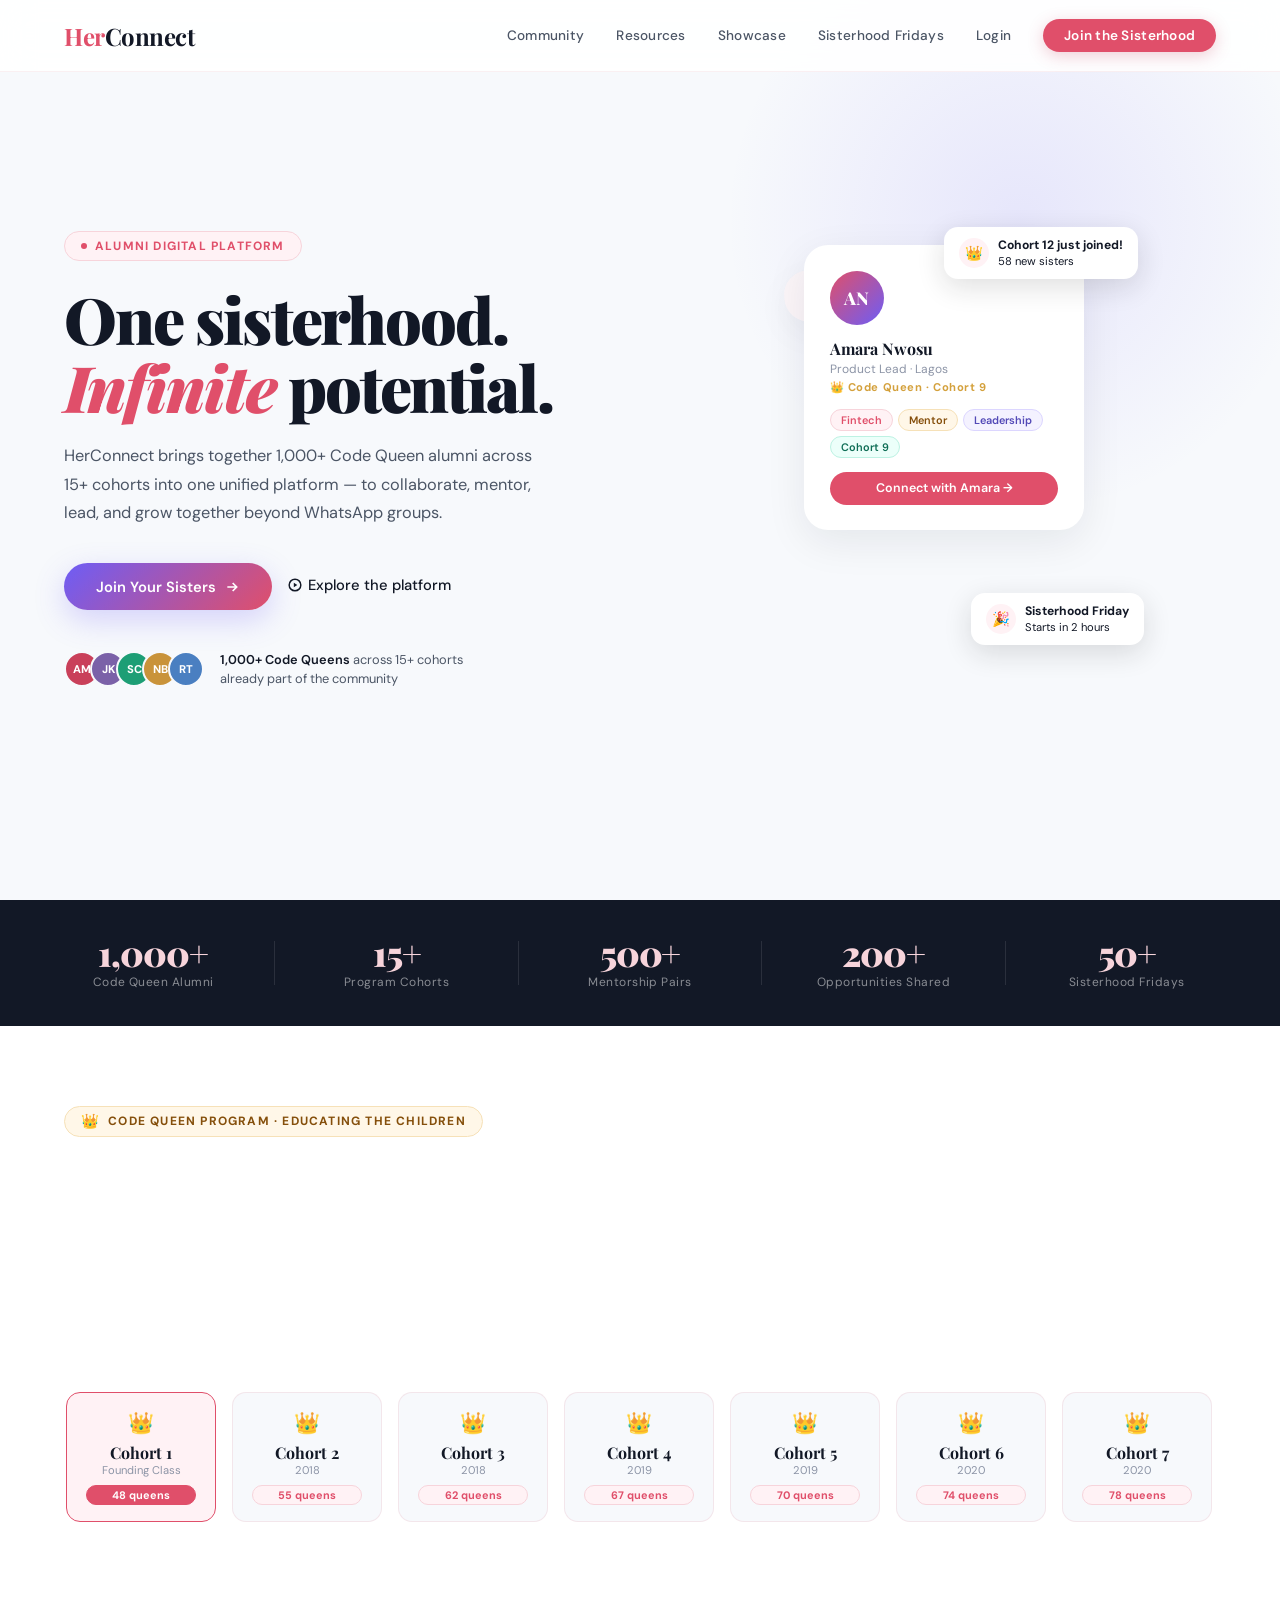
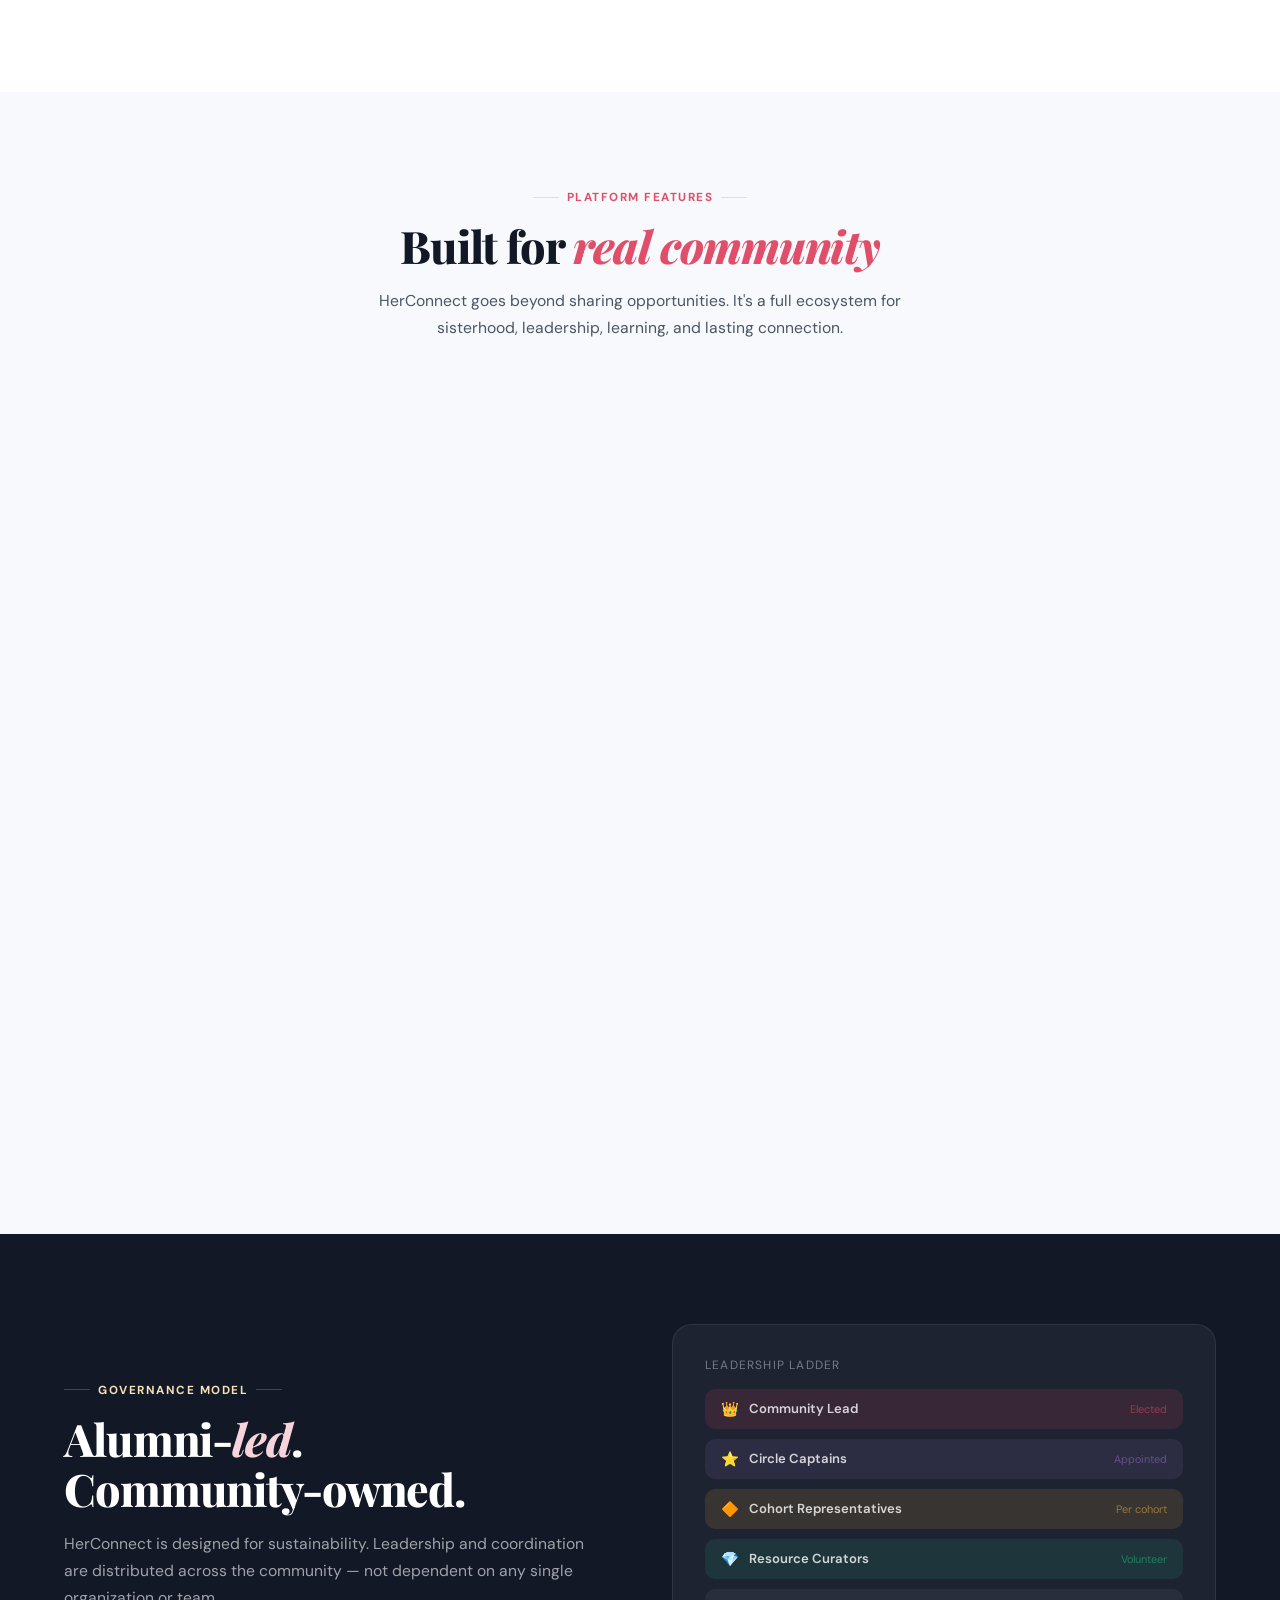
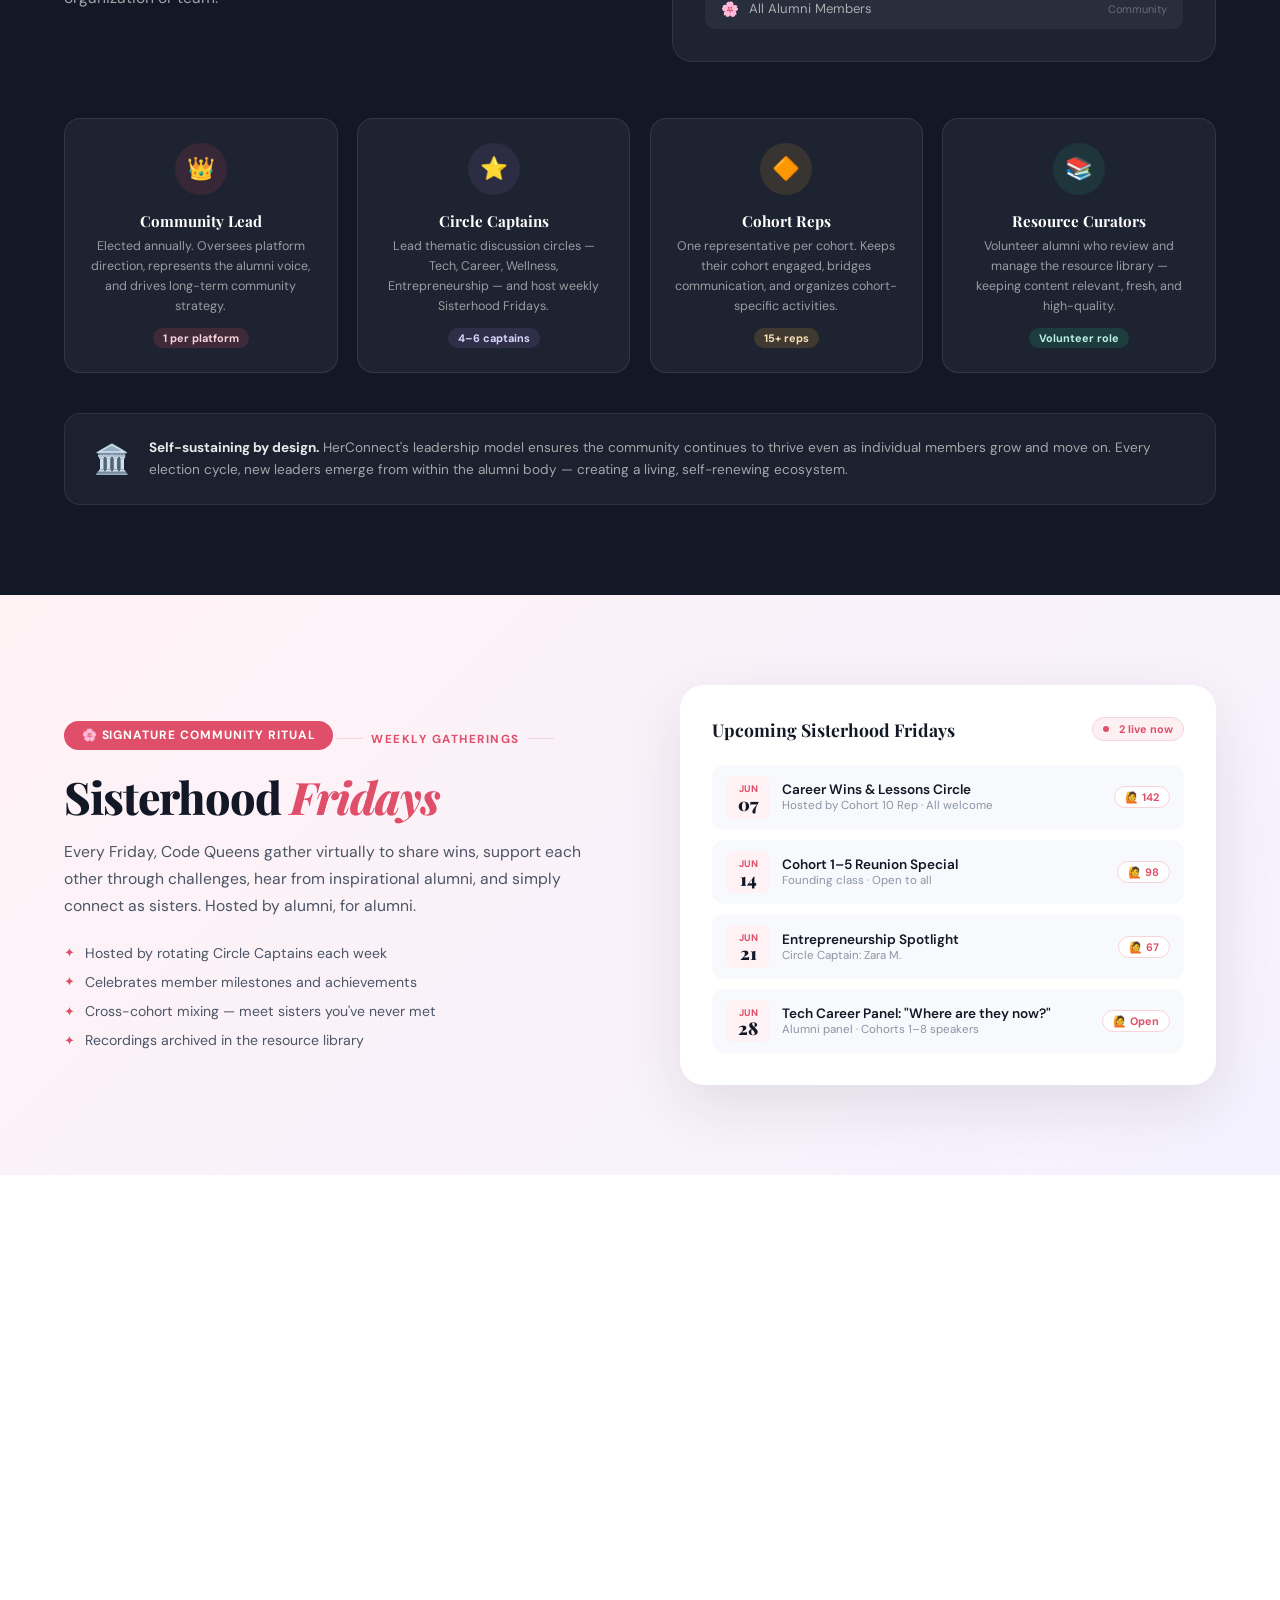
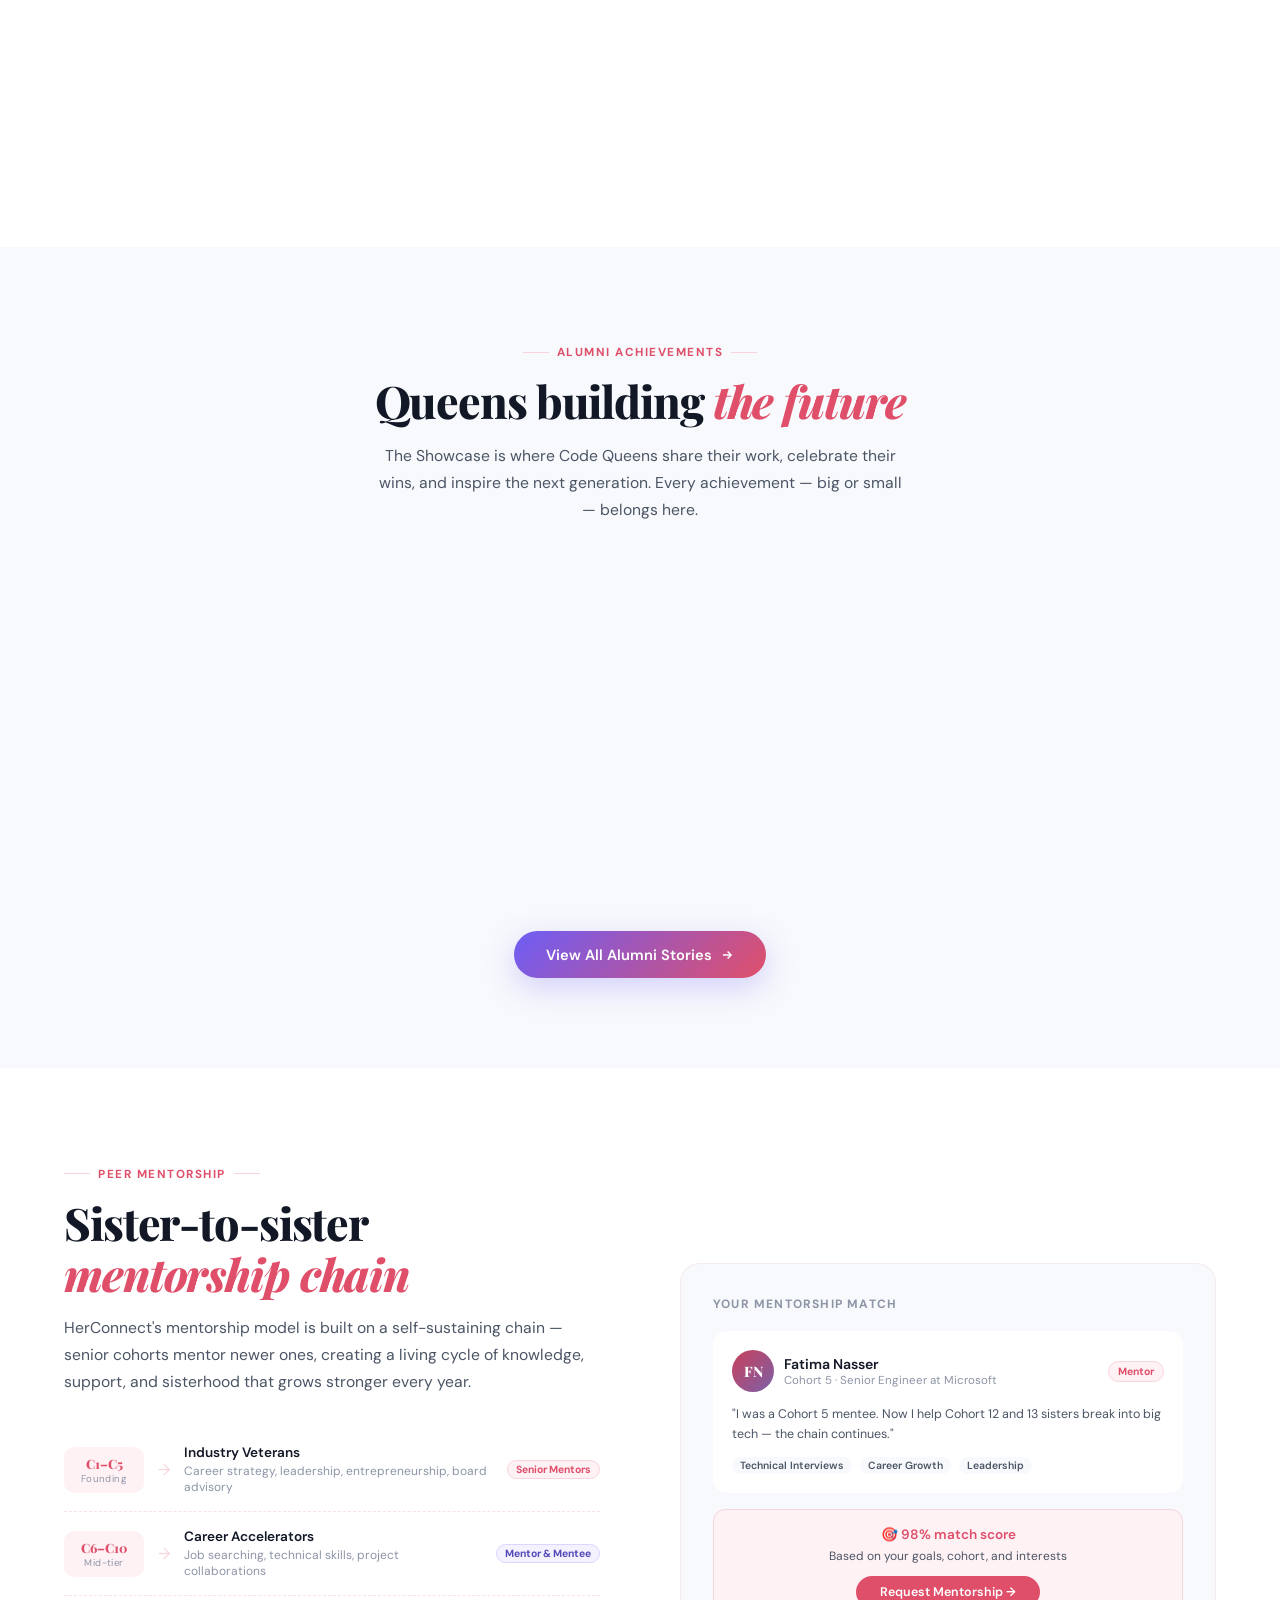
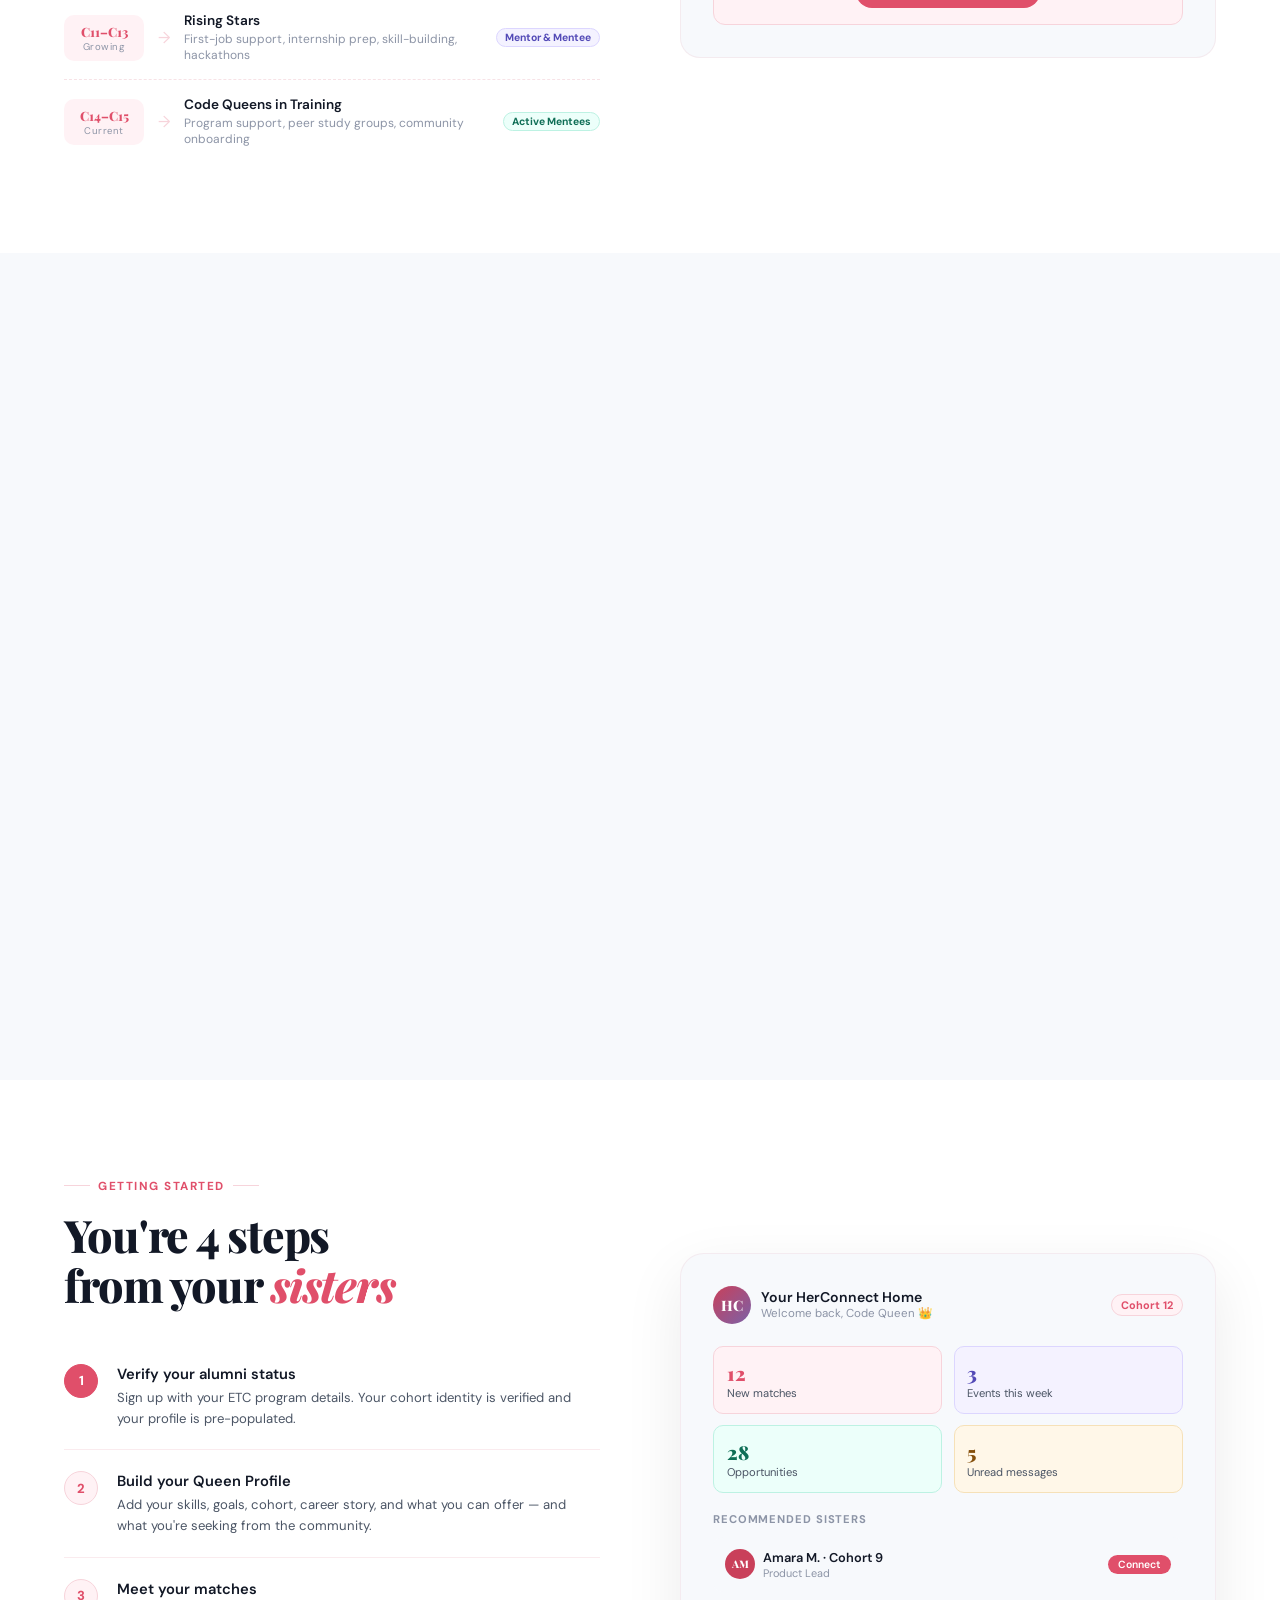
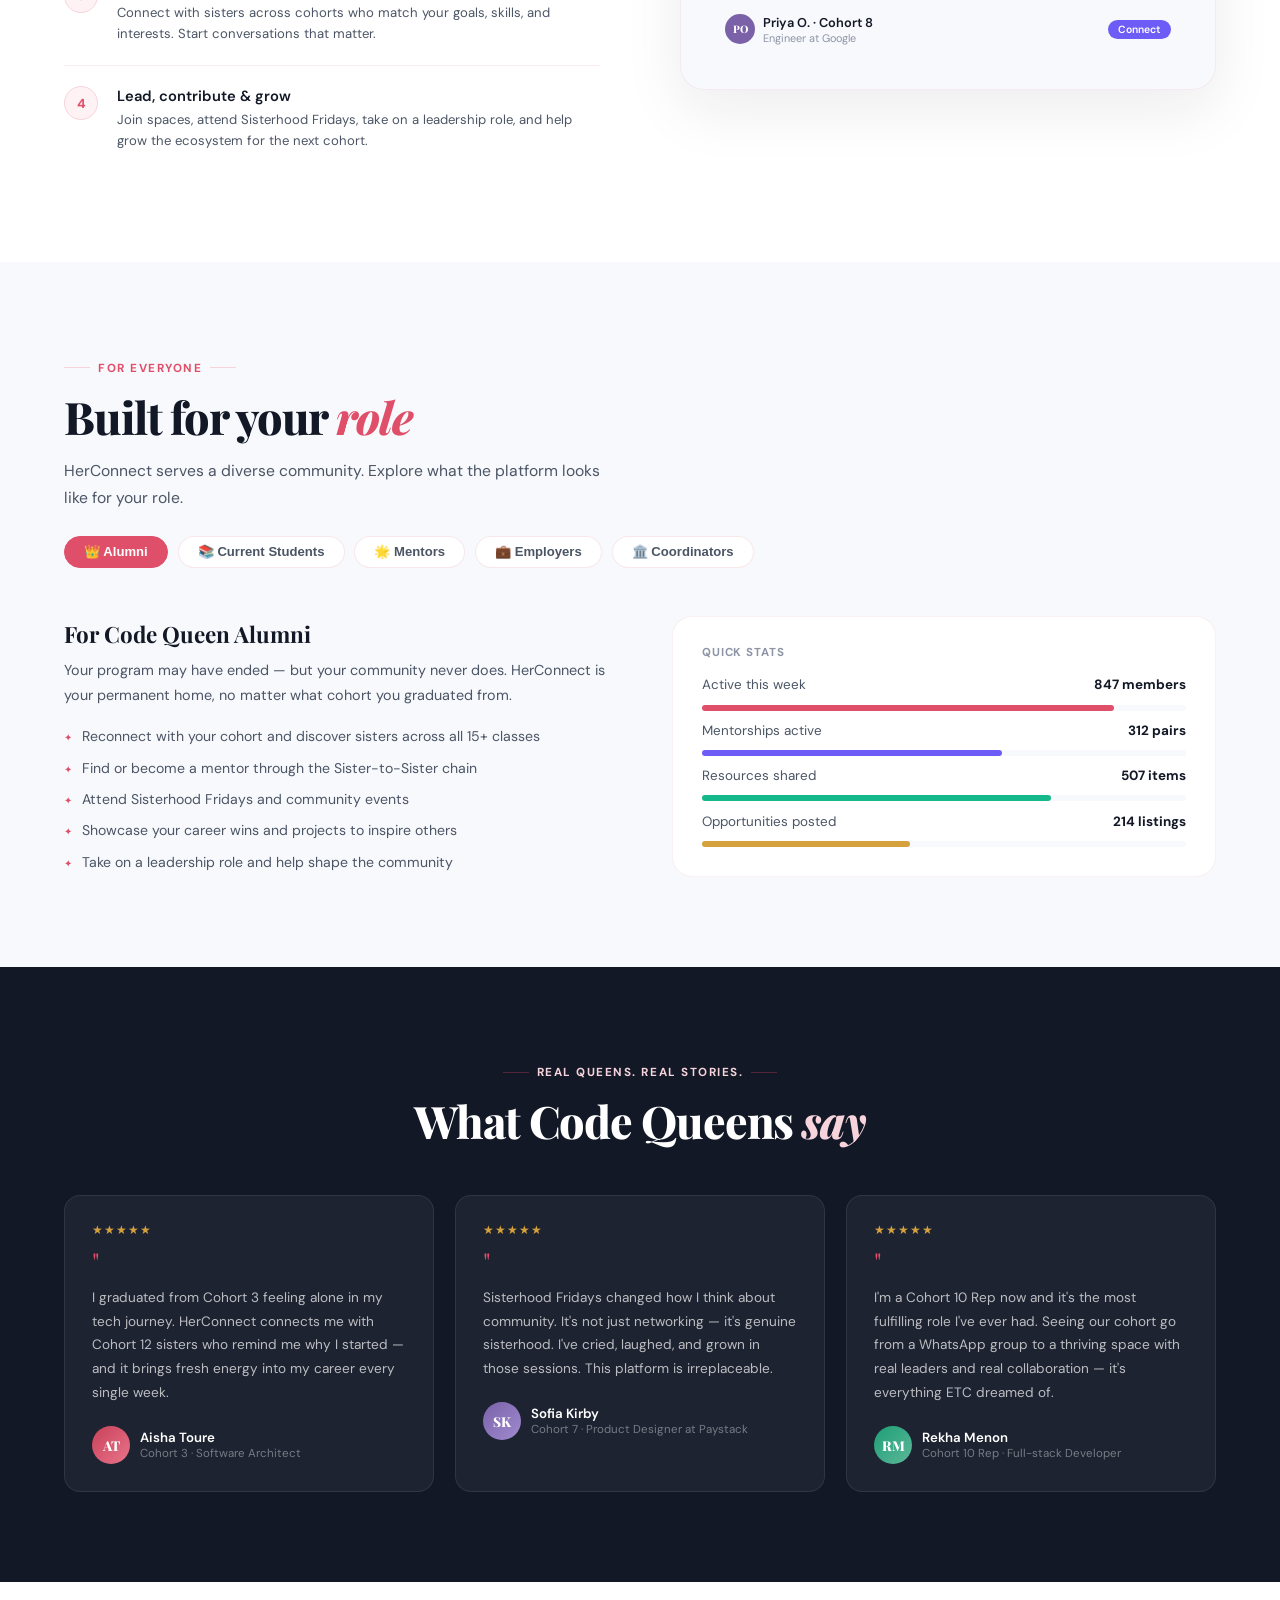
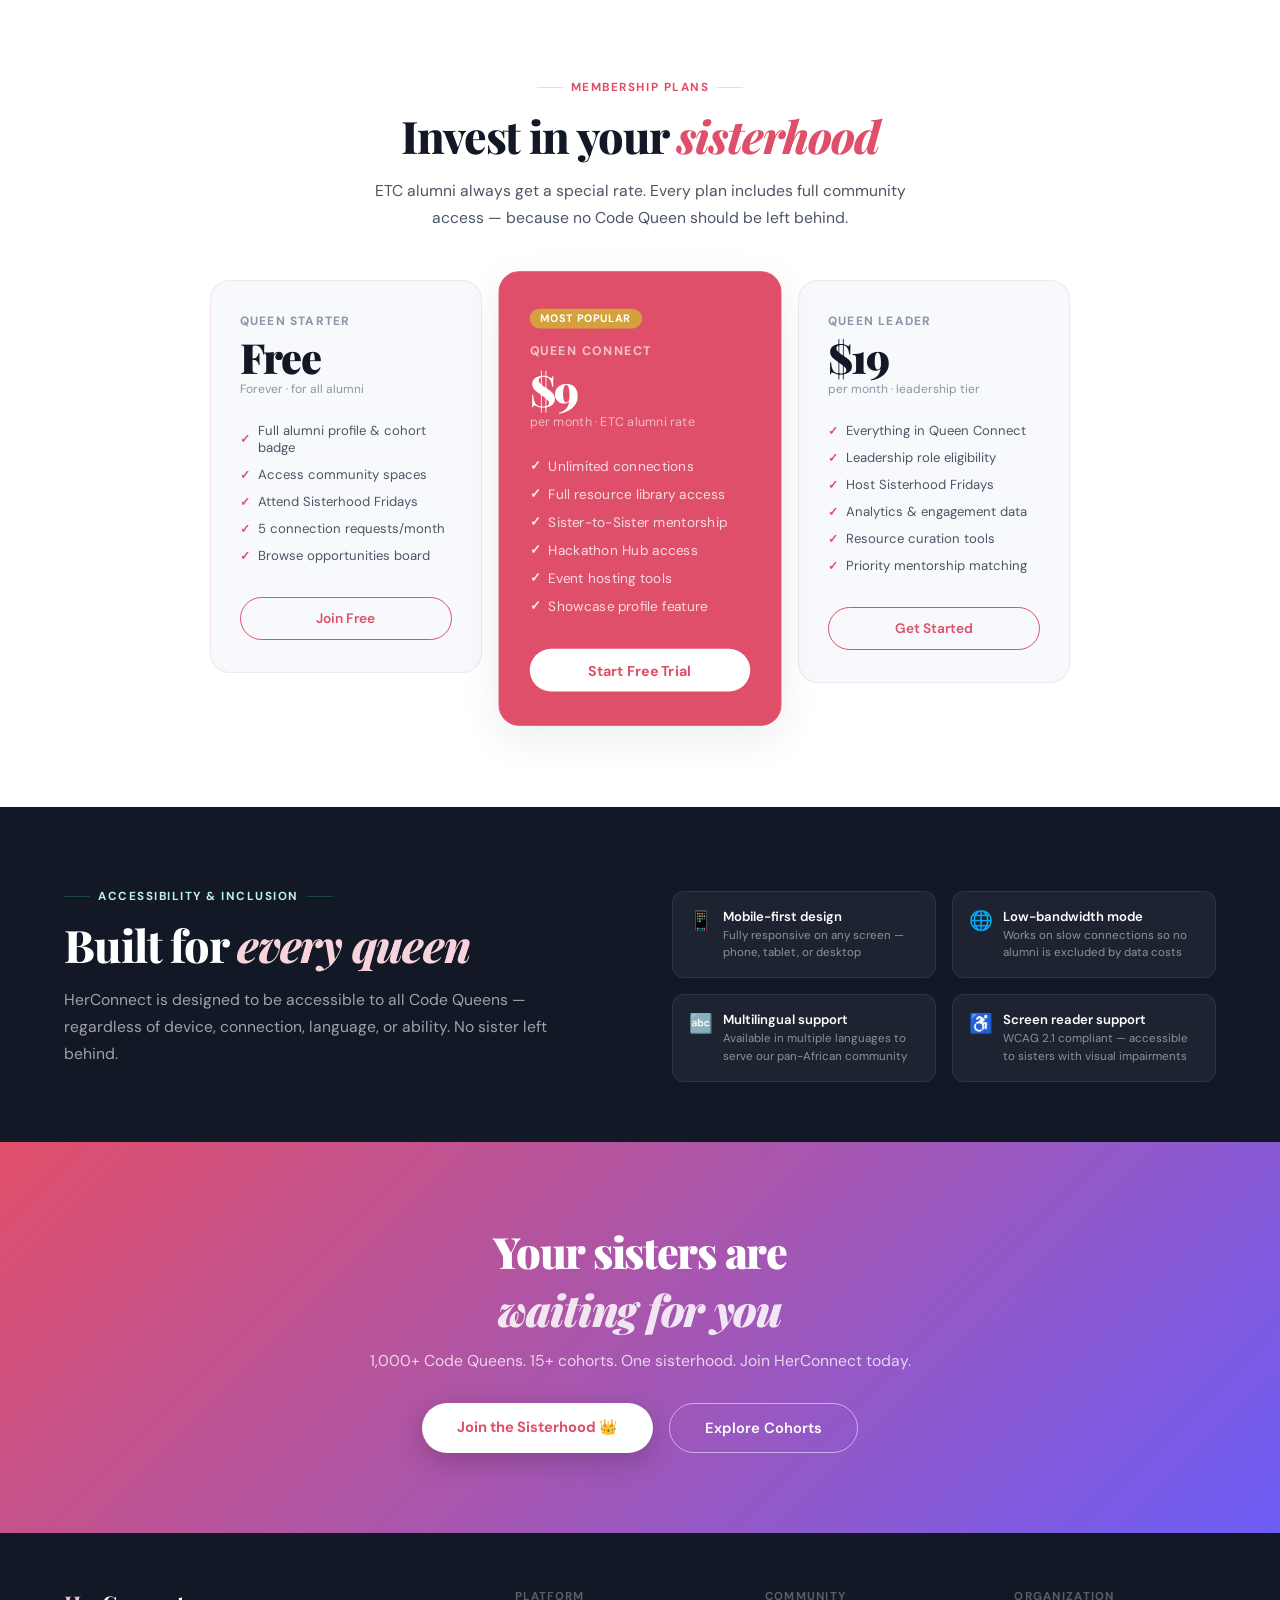
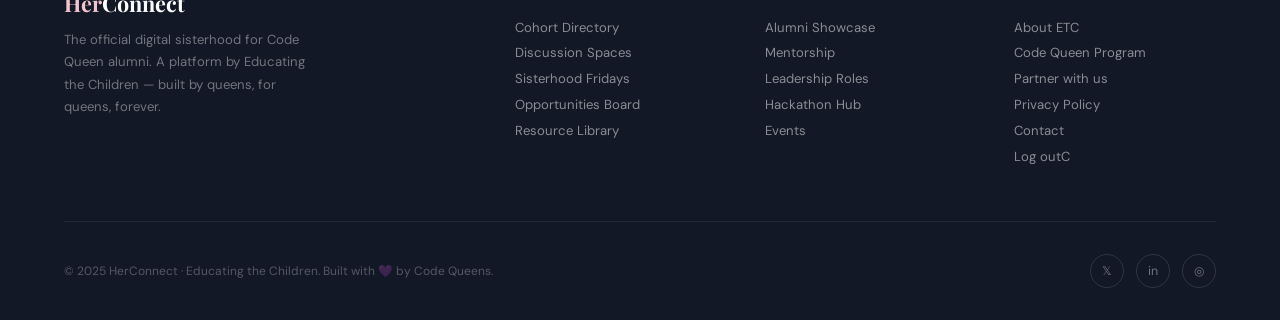
<file: index.html>
<!DOCTYPE html>
<html>
<head>
    <meta http-equiv="refresh" content="0; url=frontend/landingpage.html" />
    <title>Redirecting to HerConnect...</title>
</head>
<body>
    <p>If you are not automatically redirected, <a href="frontend/landingpage.html">click here to go to the HerConnect Landing Page</a>.</p>
</body>
</html>
</file>
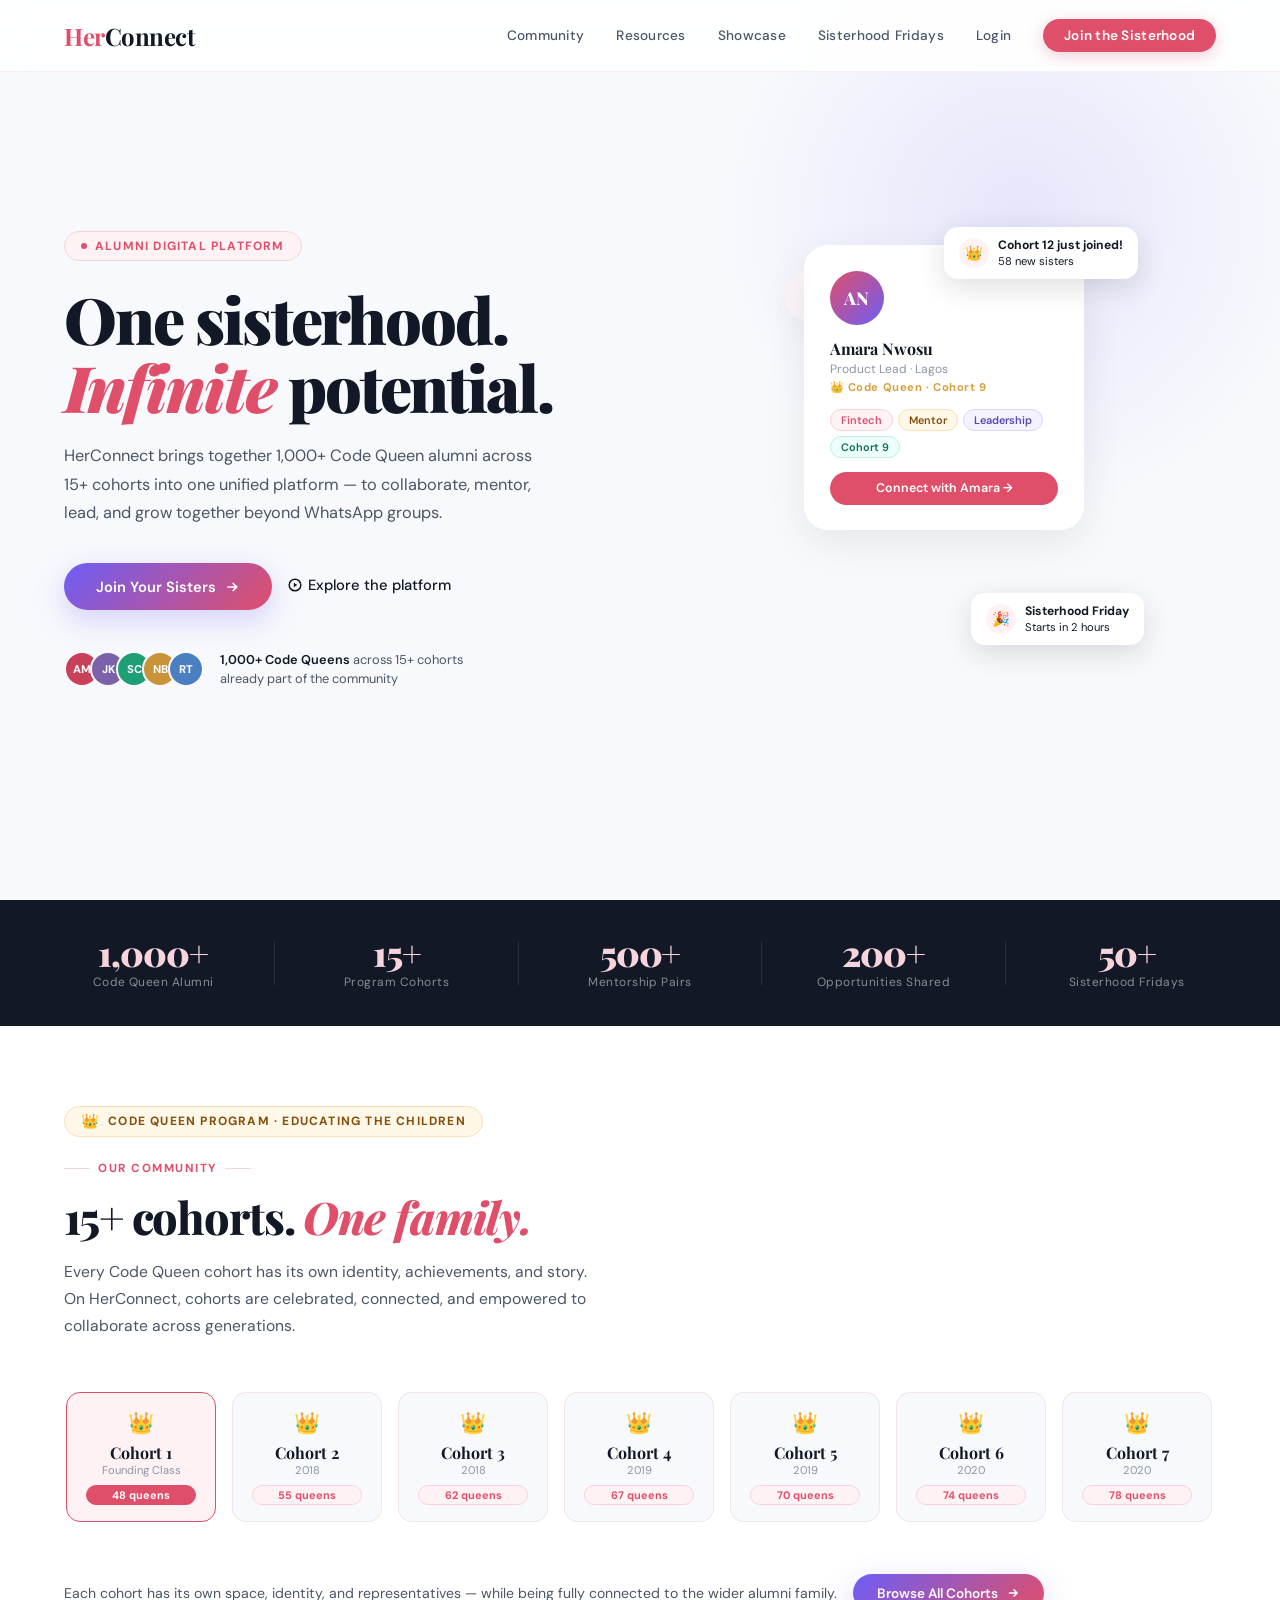
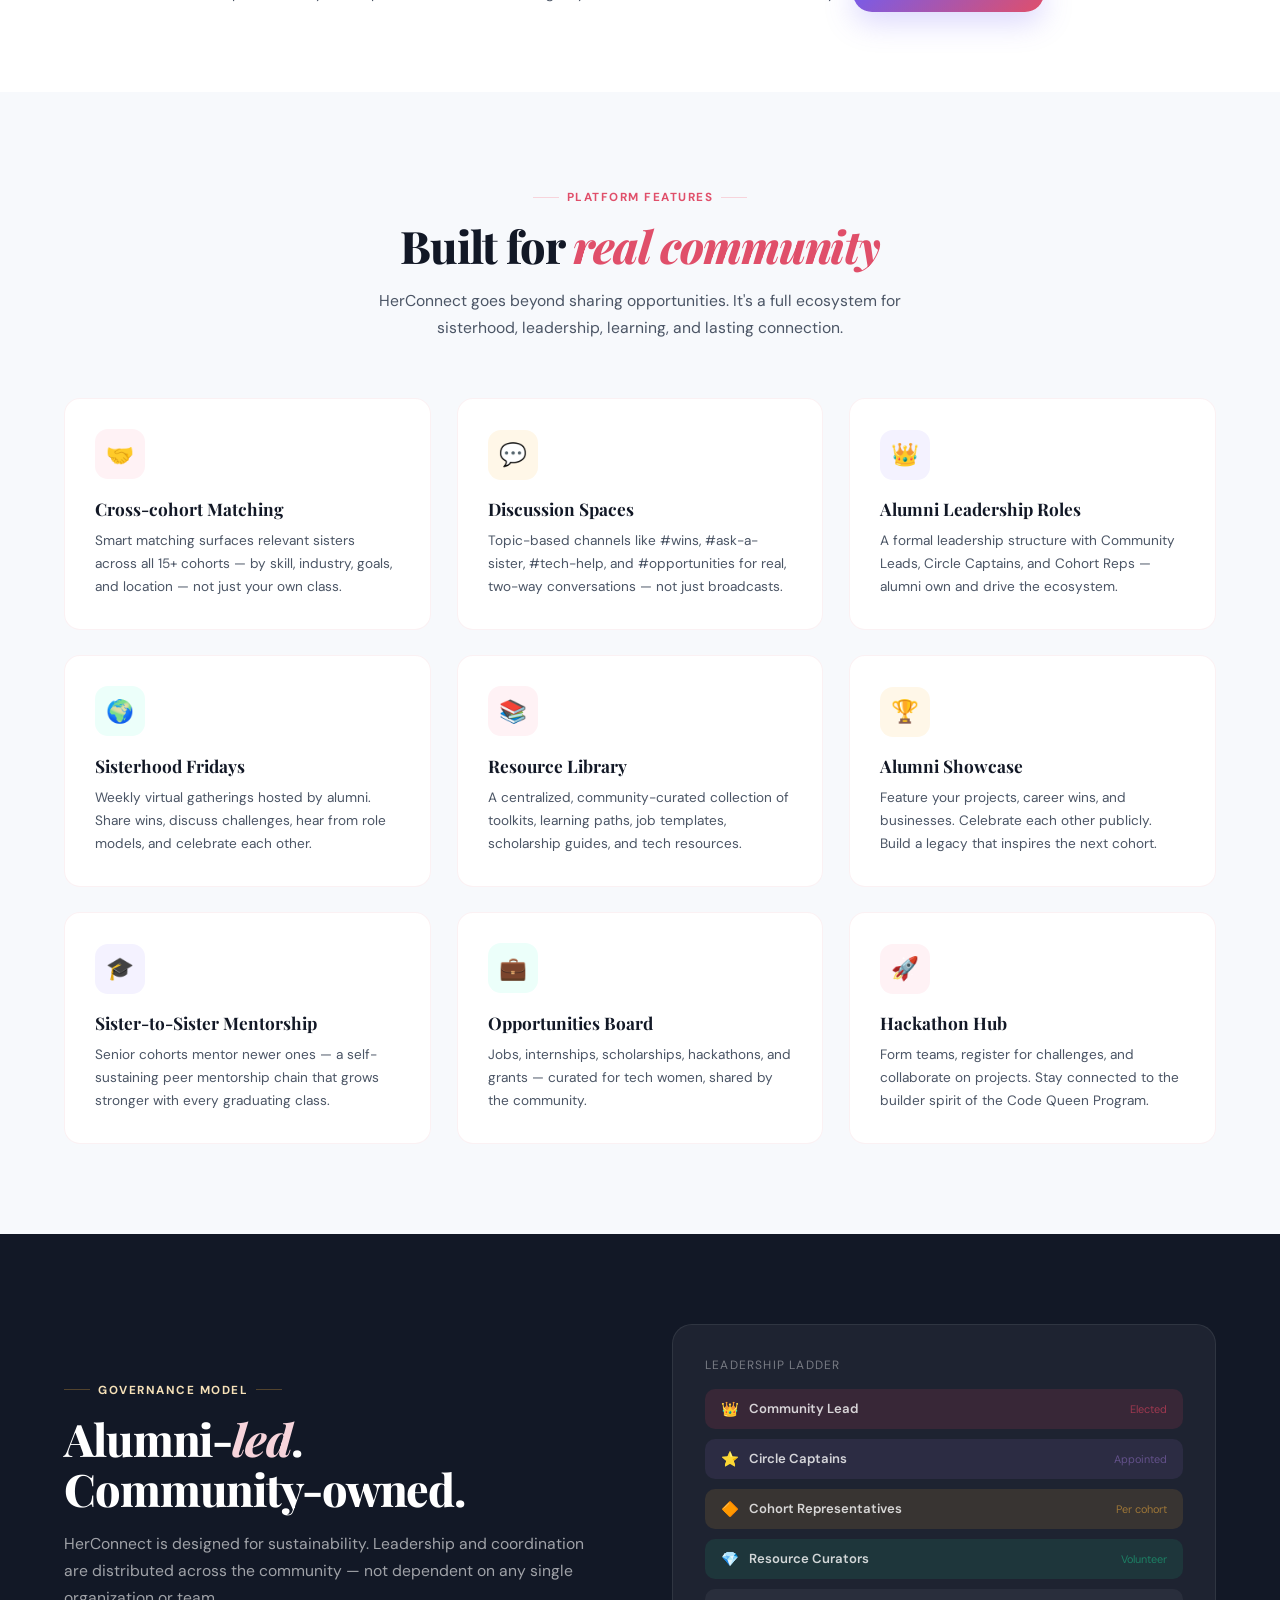
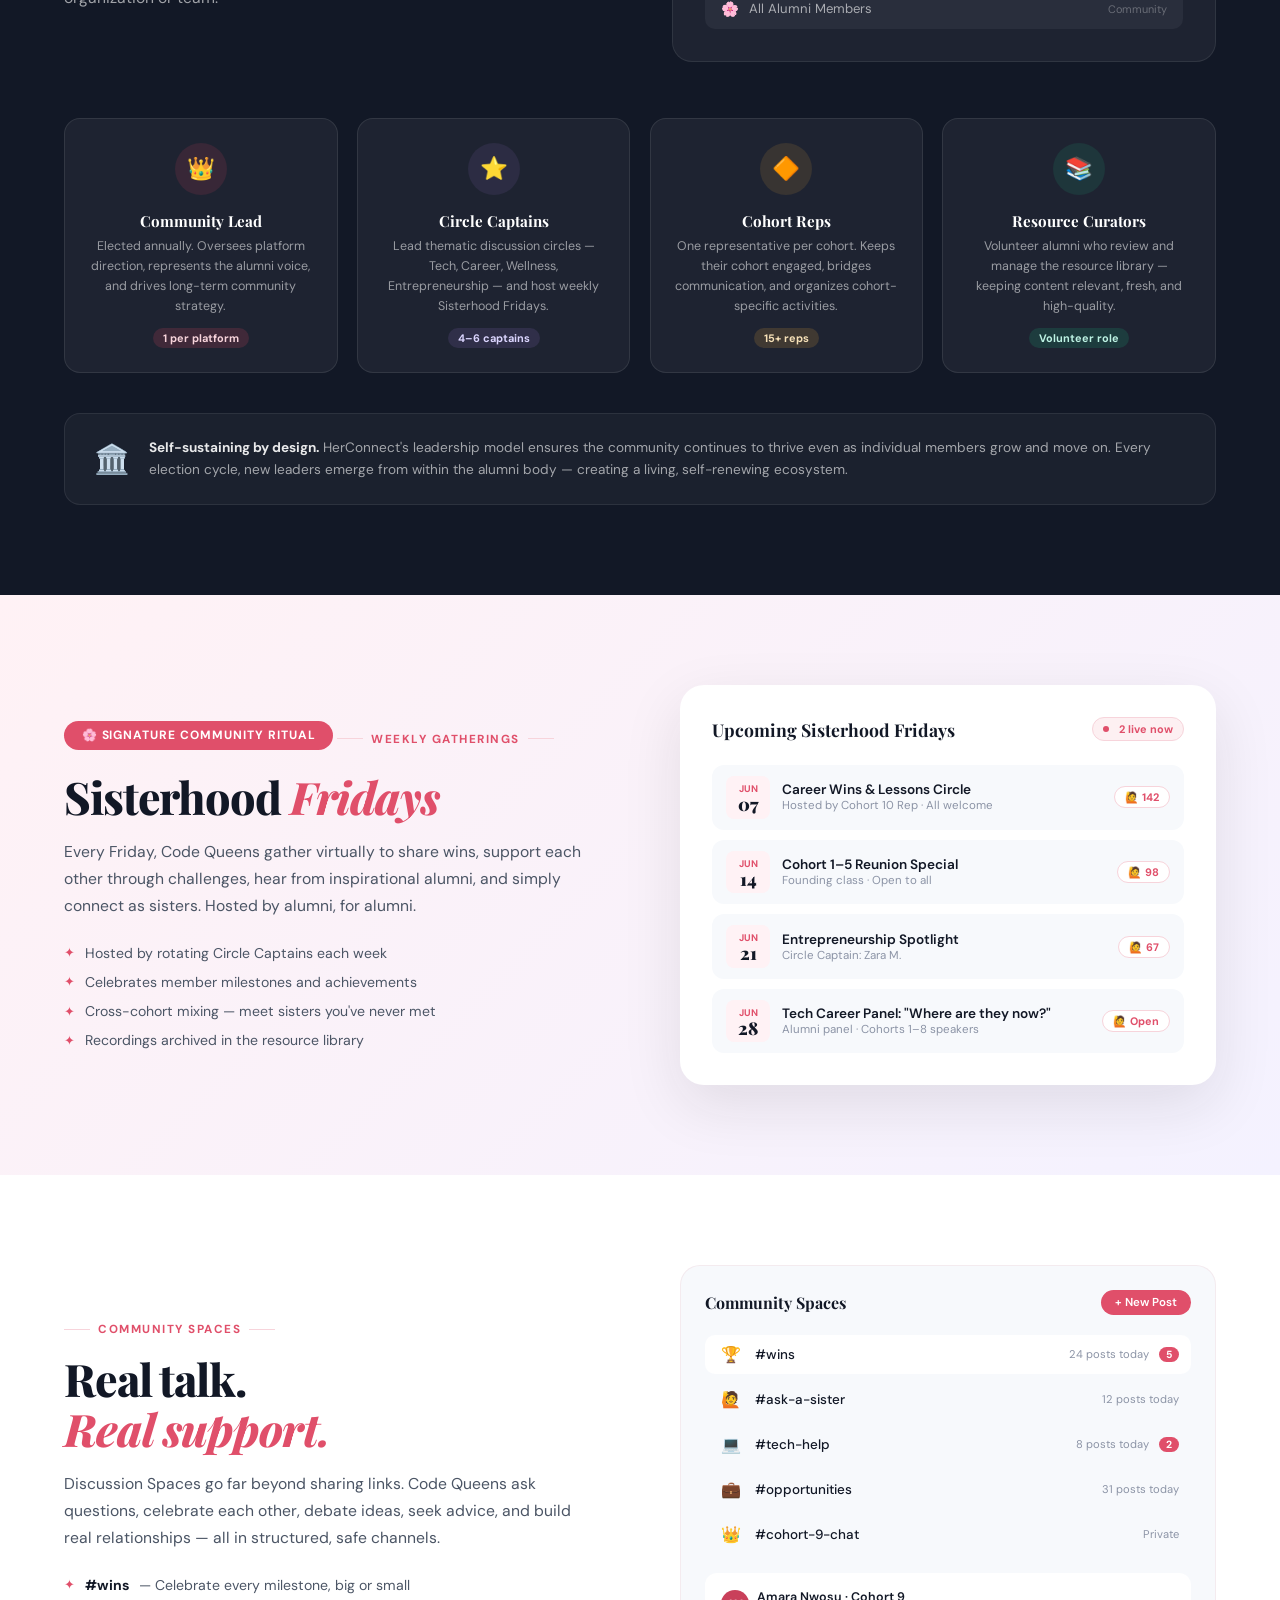
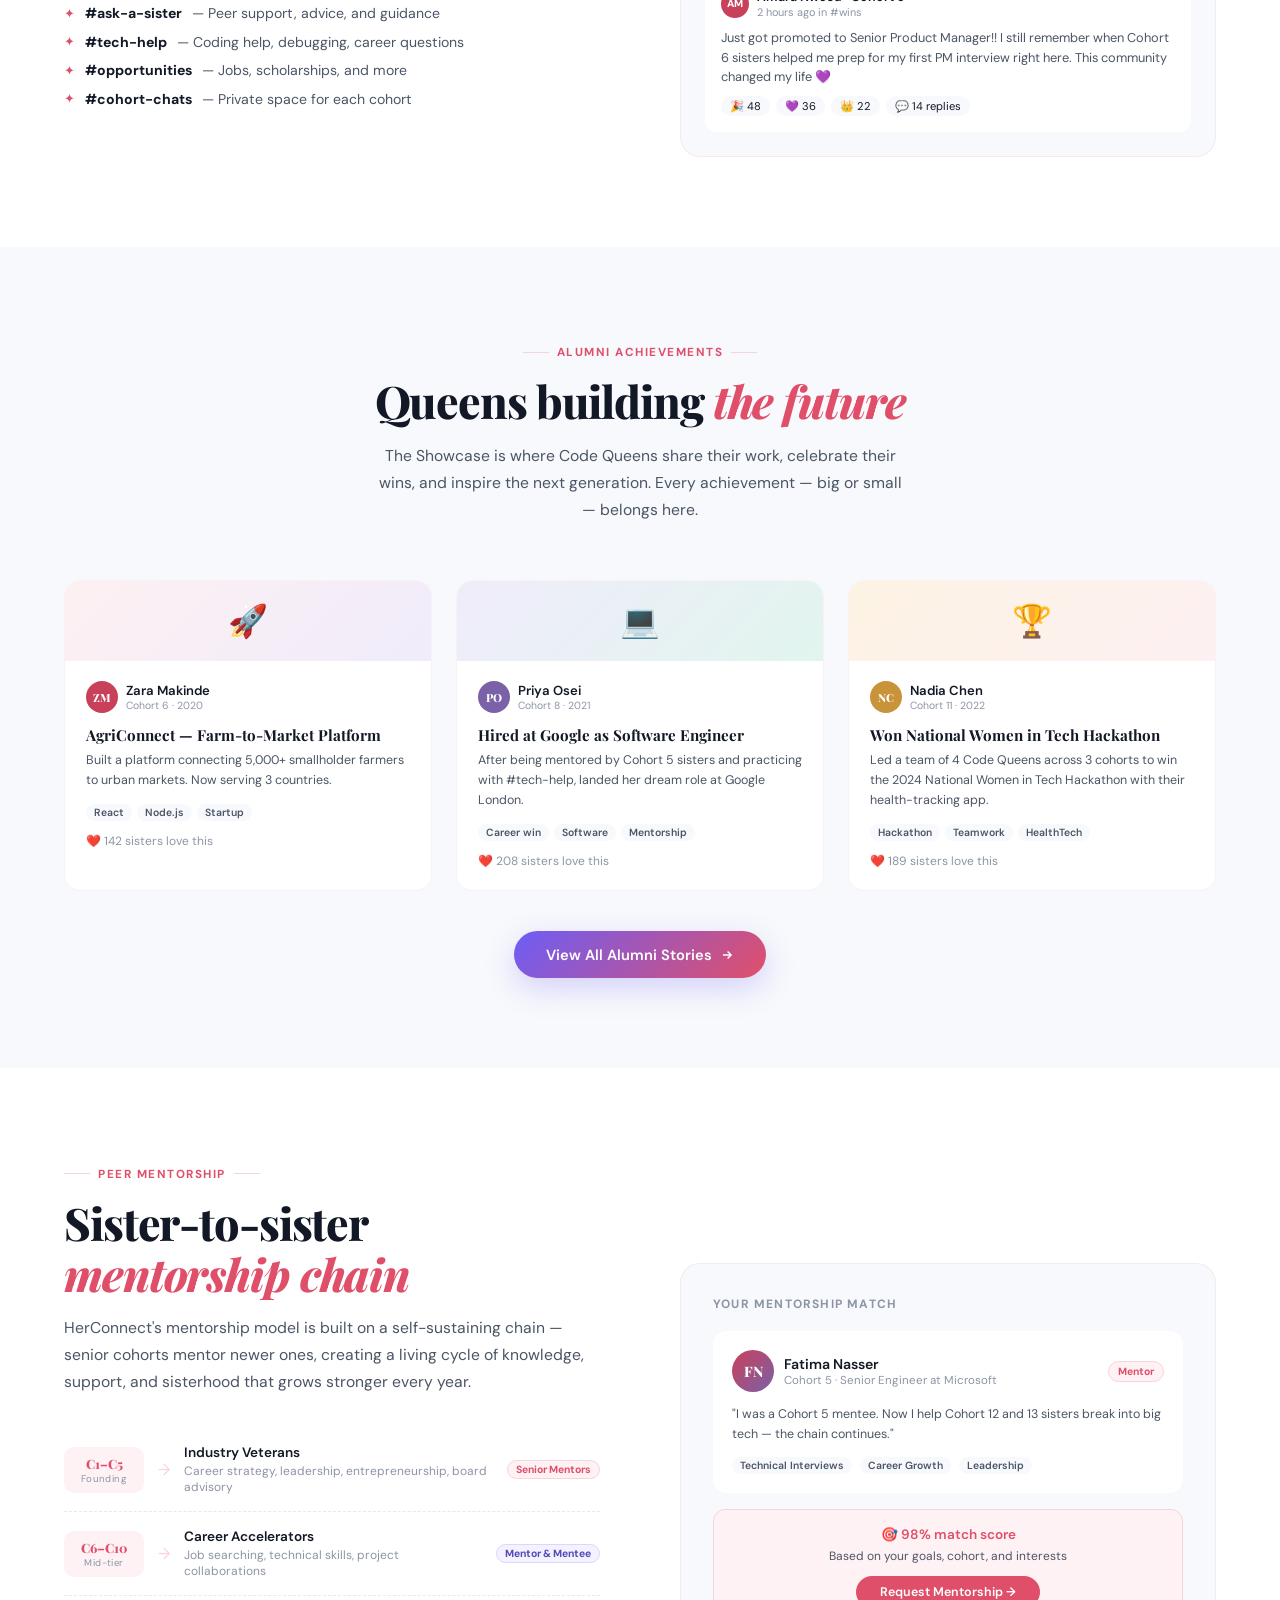
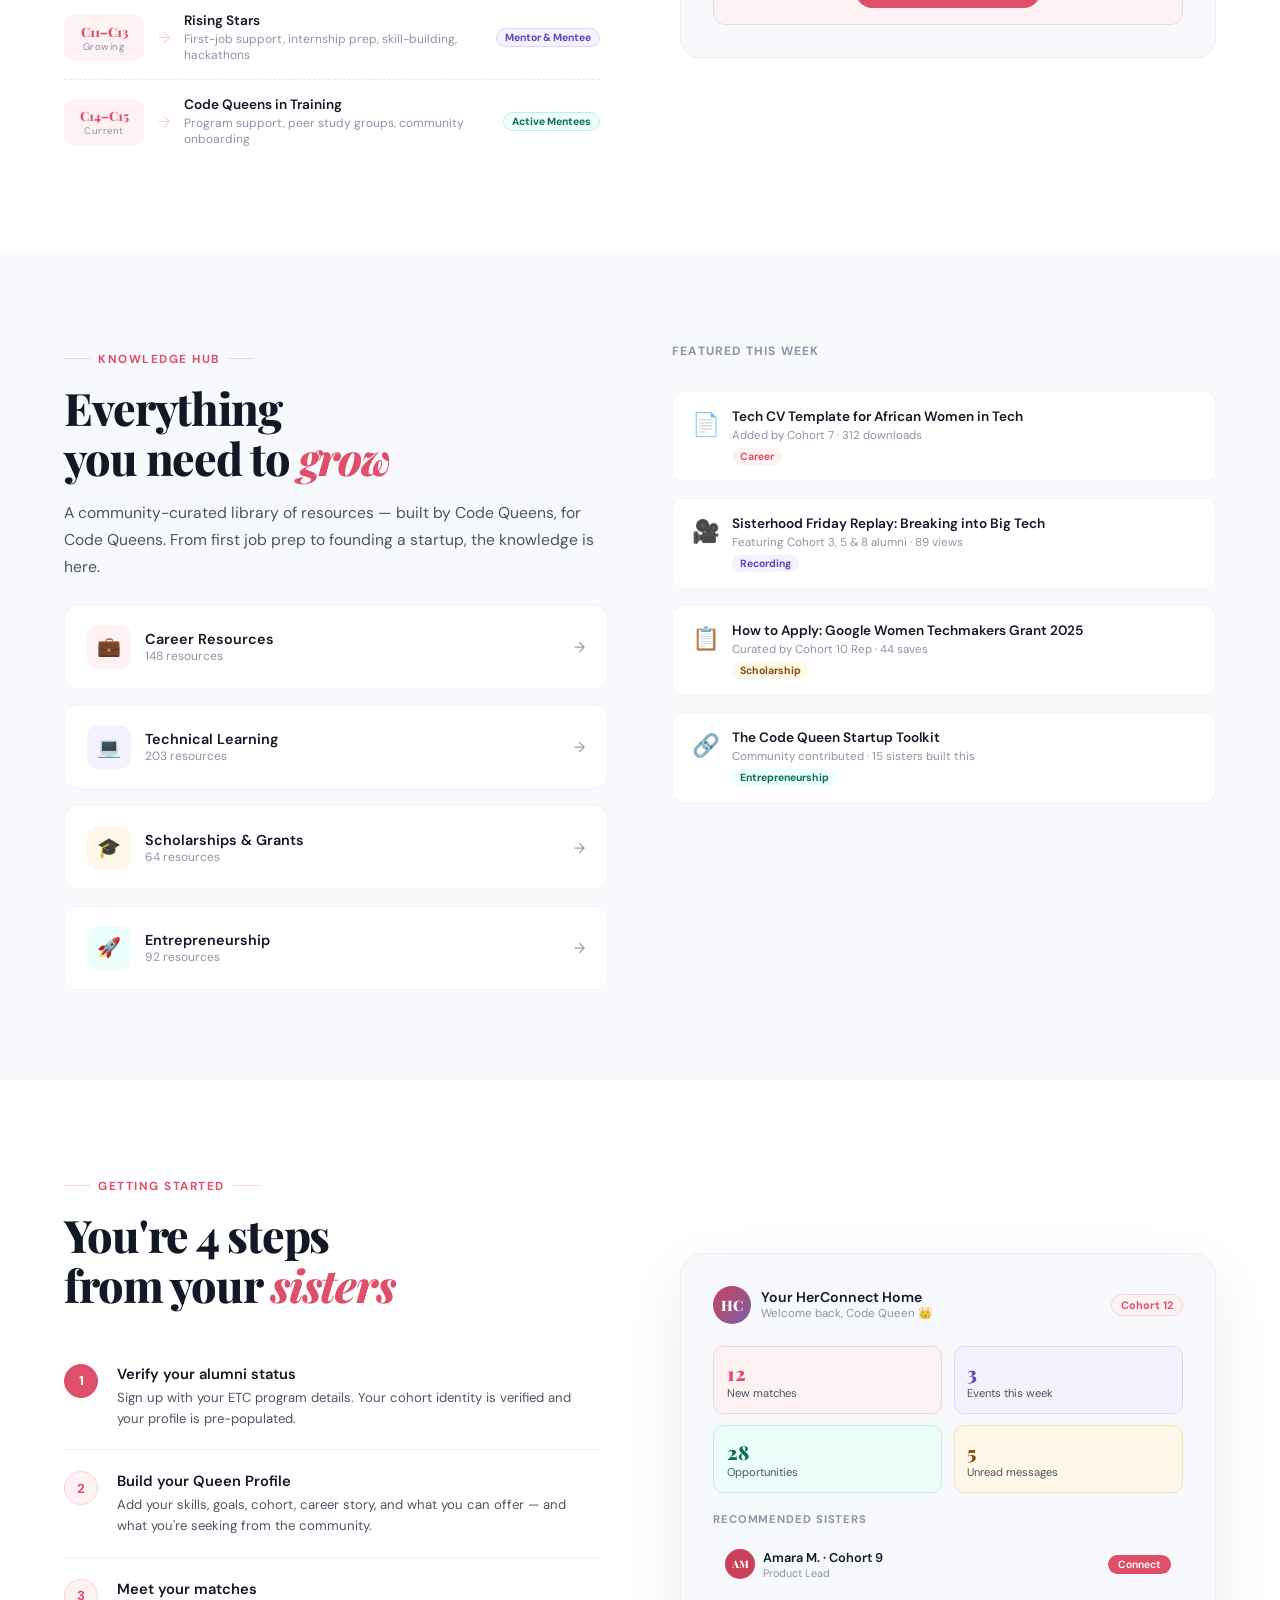
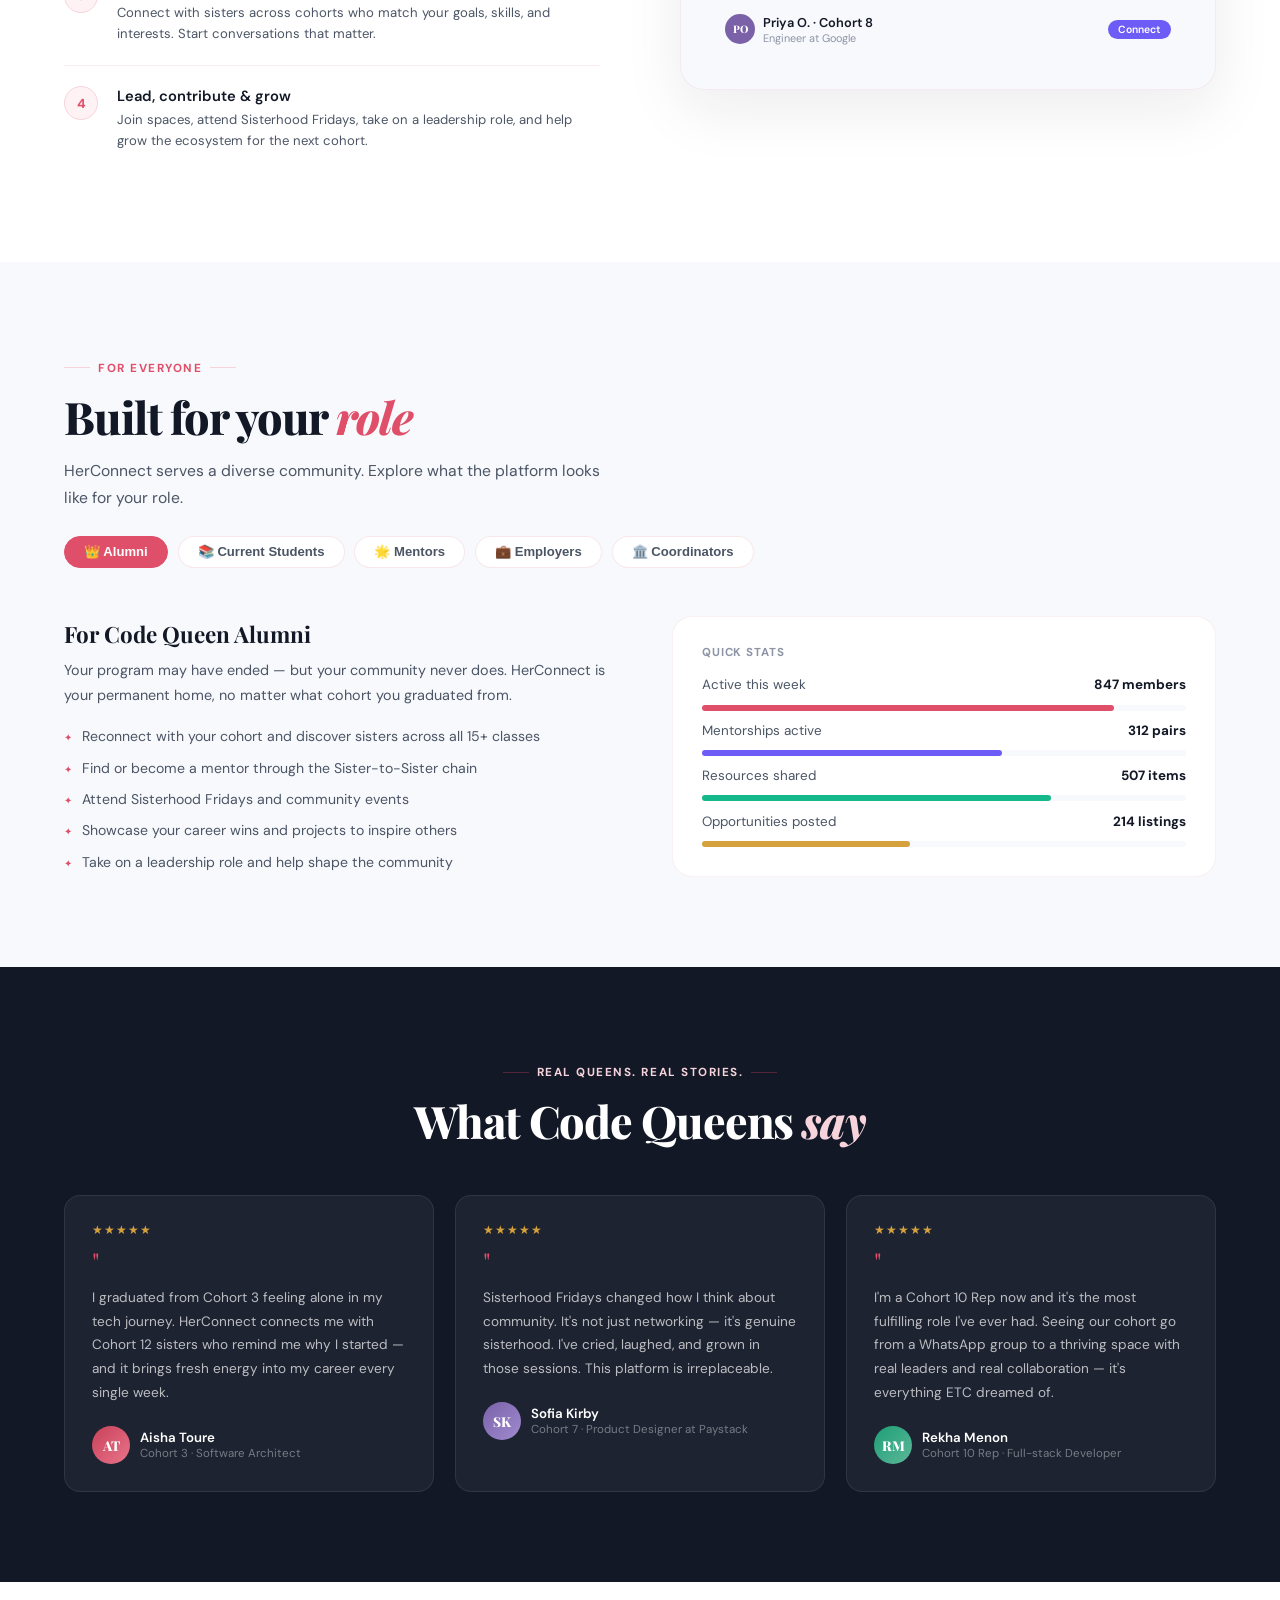
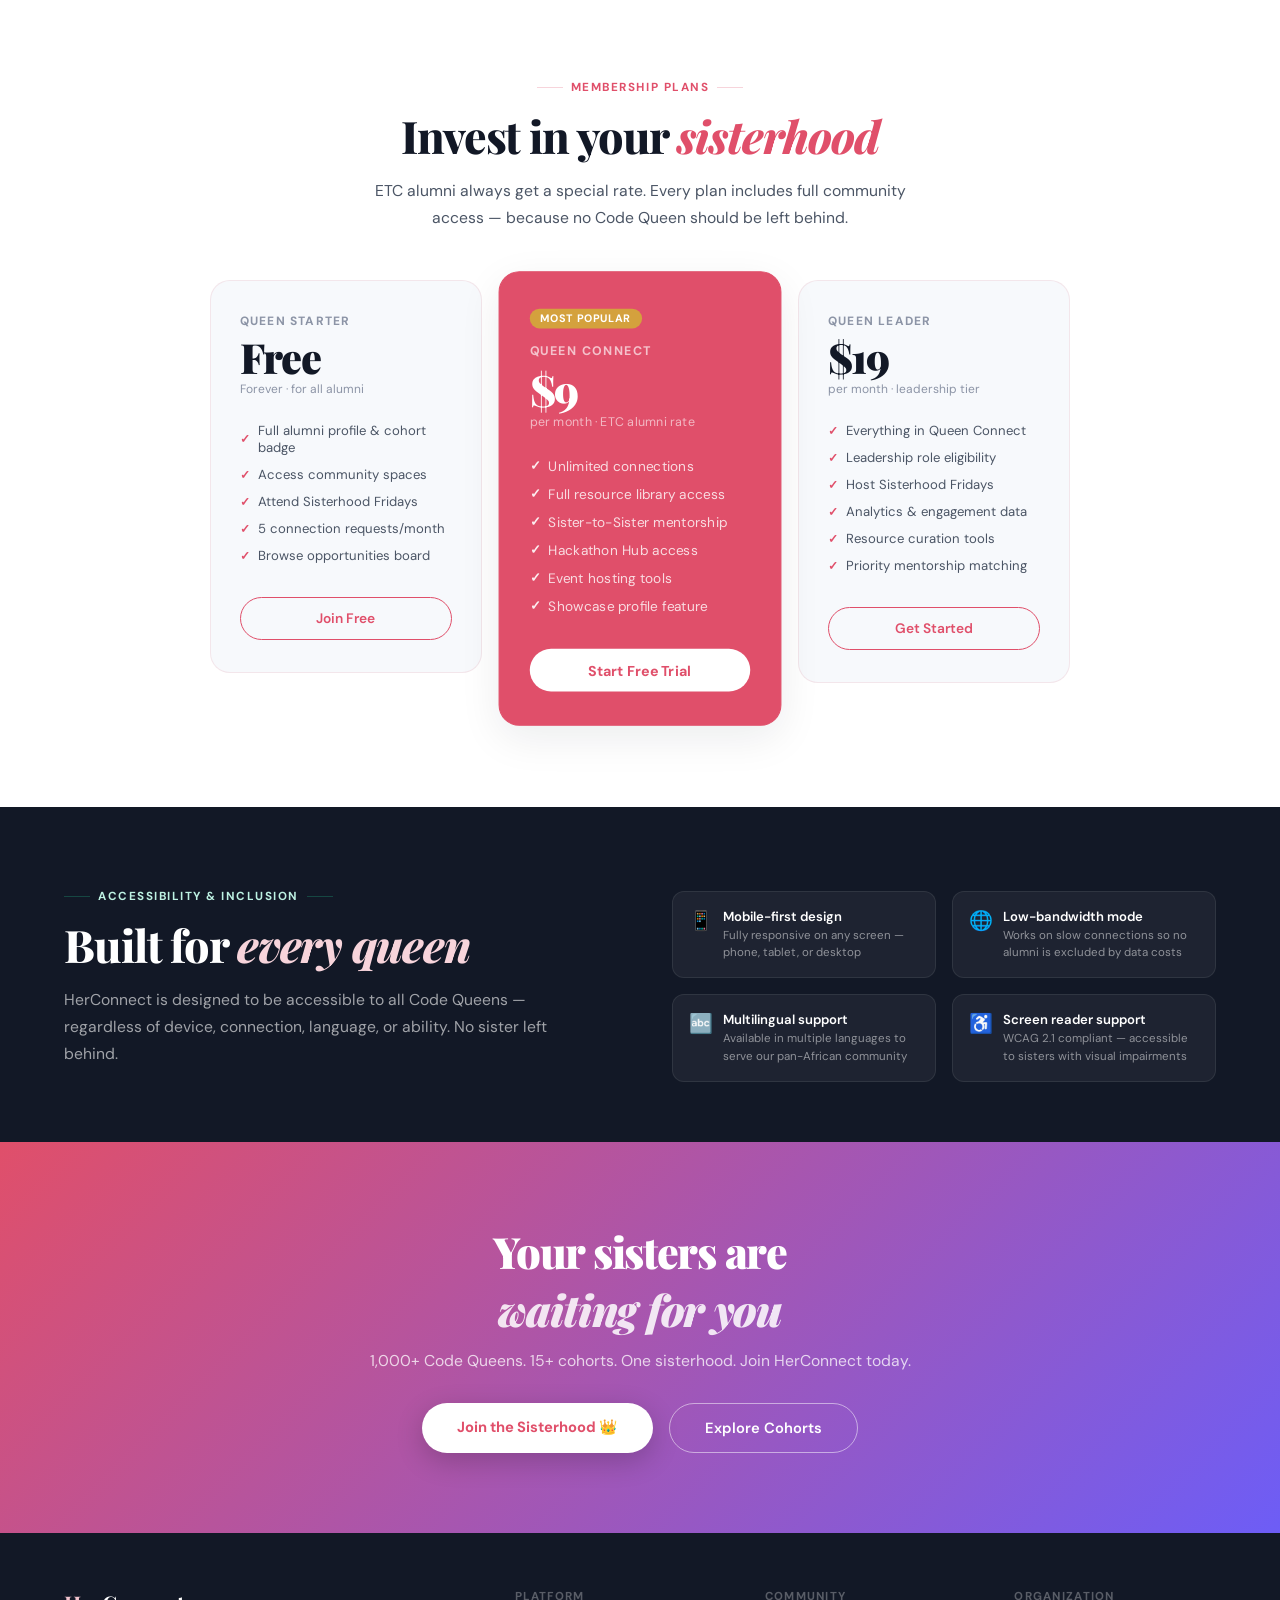
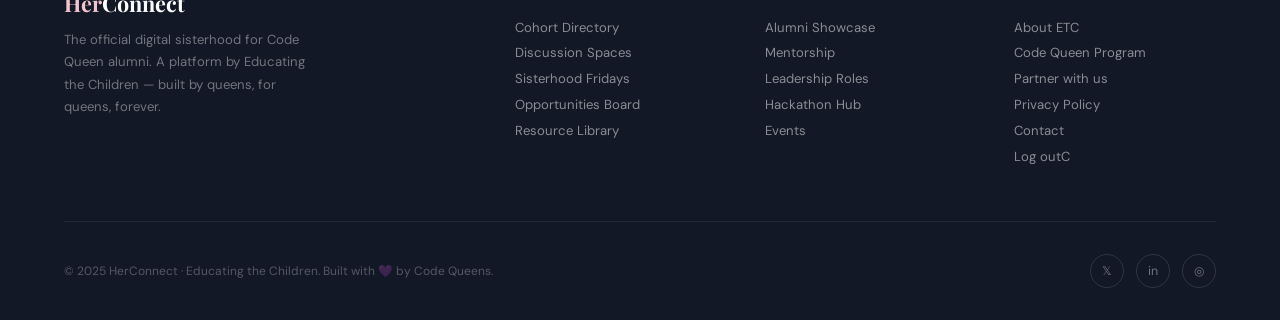
<file: frontend/landingpage.html>
<!DOCTYPE html>
<html lang="en">
<head>
<meta charset="UTF-8"/>
<meta name="viewport" content="width=device-width, initial-scale=1.0"/>
<title>HerConnect — The Digital Sisterhood</title>
<link href="https://fonts.googleapis.com/css2?family=Playfair+Display:ital,wght@0,400;0,700;0,900;1,400;1,700&family=DM+Sans:opsz,wght@9..40,300;9..40,400;9..40,500;9..40,600&display=swap" rel="stylesheet"/>
<link rel="stylesheet" href="landingpage.css"/>
</head>
<body>
<!-- NAV -->
<nav id="navbar">
  <a href="#" class="nav-logo">Her<span>Connect</span></a>
  <div class="nav-links">
    <a href="#community">Community</a>
    <a href="#resources">Resources</a>
    <a href="#showcase">Showcase</a>
    <a href="#sisterhood">Sisterhood Fridays</a>
    <a href="Login.html">Login</a>
    <a href="Register.html" class="nav-cta">Join the Sisterhood</a>
  </div>
</nav>

<!-- HERO -->
<section class="hero">
  <div class="hero-text">
    <div class="hero-eyebrow">Alumni Digital Platform</div>
    <h1 class="hero-title">One sisterhood.<br><em>Infinite</em> potential.</h1>
    <p class="hero-sub">HerConnect brings together 1,000+ Code Queen alumni across 15+ cohorts into one unified platform — to collaborate, mentor, lead, and grow together beyond WhatsApp groups.</p>
    <div class="hero-actions">
      <a href="Register.html" class="btn-primary">
        Join Your Sisters
        <svg width="16" height="16" fill="none" stroke="currentColor" stroke-width="2.5" viewBox="0 0 24 24"><path d="M5 12h14M13 6l6 6-6 6"/></svg>
      </a>
      <a href="#features" class="btn-ghost">
        <svg width="14" height="14" fill="none" stroke="currentColor" stroke-width="2.5" viewBox="0 0 24 24"><circle cx="12" cy="12" r="10"/><path d="M10 8l6 4-6 4V8z" fill="currentColor" stroke="none"/></svg>
        Explore the platform
      </a>
    </div>
    <div class="hero-trust">
      <div class="trust-avatars">
        <span class="av1">AM</span><span class="av2">JK</span><span class="av3">SC</span><span class="av4">NB</span><span class="av5">RT</span>
      </div>
      <div class="trust-text"><strong>1,000+ Code Queens</strong> across 15+ cohorts<br>already part of the community</div>
    </div>
  </div>
  <div class="hero-visual">
    <div class="hero-card-stack">
      <div class="profile-card pc-back2" style="background:#FBF7F2;"></div>
      <div class="profile-card pc-back1" style="background:#FFF5F7;"></div>
      <div class="profile-card pc-main">
        <div class="pc-avatar">AN</div>
        <div class="pc-name">Amara Nwosu</div>
        <div class="pc-role">Product Lead · Lagos</div>
        <div class="pc-cohort">Code Queen · Cohort 9</div>
        <div class="pc-tags">
          <span class="tag">Fintech</span>
          <span class="tag gold">Mentor</span>
          <span class="tag purple">Leadership</span>
          <span class="tag teal">Cohort 9</span>
        </div>
        <button class="pc-connect">Connect with Amara →</button>
      </div>
      <div class="float-badge fb-top">
        <div class="fb-icon">👑</div>
        <div class="fb-text"><strong>Cohort 12 just joined!</strong>58 new sisters</div>
      </div>
      <div class="float-badge fb-bottom">
        <div class="fb-icon">🎉</div>
        <div class="fb-text"><strong>Sisterhood Friday</strong>Starts in 2 hours</div>
      </div>
    </div>
  </div>
</section>

<!-- STATS -->
<div class="stats-bar">
  <div class="stat-item"><div class="stat-num">1,000+</div><div class="stat-label">Code Queen Alumni</div></div>
  <div class="stat-div"></div>
  <div class="stat-item"><div class="stat-num">15+</div><div class="stat-label">Program Cohorts</div></div>
  <div class="stat-div"></div>
  <div class="stat-item"><div class="stat-num">500+</div><div class="stat-label">Mentorship Pairs</div></div>
  <div class="stat-div"></div>
  <div class="stat-item"><div class="stat-num">200+</div><div class="stat-label">Opportunities Shared</div></div>
  <div class="stat-div"></div>
  <div class="stat-item"><div class="stat-num">50+</div><div class="stat-label">Sisterhood Fridays</div></div>
</div>

<!-- COHORTS -->
<section class="cohorts" id="cohorts">
<div class="org-badge">Code Queen Program · Educating the Children</div>
  <div class="cohorts-header animate">
    <div class="section-label">Our community</div>
    <h2 class="section-title">15+ cohorts. <em>One family.</em></h2>
    <p class="section-sub">Every Code Queen cohort has its own identity, achievements, and story. On HerConnect, cohorts are celebrated, connected, and empowered to collaborate across generations.</p>
  </div>
  <div class="cohort-scroll-wrap">
    <div class="cohort-row">
      <div class="cohort-card active"><div class="cohort-crown">👑</div><div class="cohort-num">Cohort 1</div><div class="cohort-year">Founding Class</div><div class="cohort-count">48 queens</div></div>
      <div class="cohort-card"><div class="cohort-crown">👑</div><div class="cohort-num">Cohort 2</div><div class="cohort-year">2018</div><div class="cohort-count">55 queens</div></div>
      <div class="cohort-card"><div class="cohort-crown">👑</div><div class="cohort-num">Cohort 3</div><div class="cohort-year">2018</div><div class="cohort-count">62 queens</div></div>
      <div class="cohort-card"><div class="cohort-crown">👑</div><div class="cohort-num">Cohort 4</div><div class="cohort-year">2019</div><div class="cohort-count">67 queens</div></div>
      <div class="cohort-card"><div class="cohort-crown">👑</div><div class="cohort-num">Cohort 5</div><div class="cohort-year">2019</div><div class="cohort-count">70 queens</div></div>
      <div class="cohort-card"><div class="cohort-crown">👑</div><div class="cohort-num">Cohort 6</div><div class="cohort-year">2020</div><div class="cohort-count">74 queens</div></div>
      <div class="cohort-card"><div class="cohort-crown">👑</div><div class="cohort-num">Cohort 7</div><div class="cohort-year">2020</div><div class="cohort-count">78 queens</div></div>
      <div class="cohort-card"><div class="cohort-crown">👑</div><div class="cohort-num">Cohort 8</div><div class="cohort-year">2021</div><div class="cohort-count">80 queens</div></div>
      <div class="cohort-card"><div class="cohort-crown">👑</div><div class="cohort-num">Cohort 9</div><div class="cohort-year">2021</div><div class="cohort-count">82 queens</div></div>
      <div class="cohort-card"><div class="cohort-crown">👑</div><div class="cohort-num">Cohort 10</div><div class="cohort-year">2022</div><div class="cohort-count">85 queens</div></div>
      <div class="cohort-card"><div class="cohort-crown">👑</div><div class="cohort-num">Cohort 11</div><div class="cohort-year">2022</div><div class="cohort-count">85 queens</div></div>
      <div class="cohort-card"><div class="cohort-crown">👑</div><div class="cohort-num">Cohort 12</div><div class="cohort-year">2023</div><div class="cohort-count">88 queens</div></div>
      <div class="cohort-card"><div class="cohort-crown">👑</div><div class="cohort-num">Cohort 13</div><div class="cohort-year">2023</div><div class="cohort-count">90 queens</div></div>
      <div class="cohort-card"><div class="cohort-crown">👑</div><div class="cohort-num">Cohort 14</div><div class="cohort-year">2024</div><div class="cohort-count">92 queens</div></div>
      <div class="cohort-card"><div class="cohort-crown">👑</div><div class="cohort-num">Cohort 15</div><div class="cohort-year">2024–25</div><div class="cohort-count">Active now</div></div>
      <div class="cohort-card" style="background:linear-gradient(135deg,#FDF0F2,#F0ECFB);border-style:dashed"><div class="cohort-crown">✨</div><div class="cohort-num">You?</div><div class="cohort-year">Join us</div><div class="cohort-count" style="background:var(--purple-pale);color:#534AB7;border-color:var(--purple-light)">Apply now</div></div>
    </div>
  </div>
  <div class="cohort-cta animate">
    <p>Each cohort has its own space, identity, and representatives — while being fully connected to the wider alumni family.</p>
    <a href="#" class="btn-primary" style="font-size:.85rem;padding:.65rem 1.5rem">Browse All Cohorts <svg width="14" height="14" fill="none" stroke="currentColor" stroke-width="2.5" viewBox="0 0 24 24"><path d="M5 12h14M13 6l6 6-6 6"/></svg></a>
  </div>
</section>

<!-- FEATURES -->
<section class="features" id="features">
  <div class="features-header">
    <div class="section-label">Platform features</div>
    <h2 class="section-title">Built for <em>real community</em></h2>
    <p class="section-sub">HerConnect goes beyond sharing opportunities. It's a full ecosystem for sisterhood, leadership, learning, and lasting connection.</p>
  </div>
  <div class="features-grid">
    <div class="feat-card animate"><div class="feat-icon">🤝</div><h3 class="feat-title">Cross-cohort Matching</h3><p class="feat-desc">Smart matching surfaces relevant sisters across all 15+ cohorts — by skill, industry, goals, and location — not just your own class.</p></div>
    <div class="feat-card animate"><div class="feat-icon gold">💬</div><h3 class="feat-title">Discussion Spaces</h3><p class="feat-desc">Topic-based channels like #wins, #ask-a-sister, #tech-help, and #opportunities for real, two-way conversations — not just broadcasts.</p></div>
    <div class="feat-card animate"><div class="feat-icon purple">👑</div><h3 class="feat-title">Alumni Leadership Roles</h3><p class="feat-desc">A formal leadership structure with Community Leads, Circle Captains, and Cohort Reps — alumni own and drive the ecosystem.</p></div>
    <div class="feat-card animate"><div class="feat-icon teal">🌍</div><h3 class="feat-title">Sisterhood Fridays</h3><p class="feat-desc">Weekly virtual gatherings hosted by alumni. Share wins, discuss challenges, hear from role models, and celebrate each other.</p></div>
    <div class="feat-card animate"><div class="feat-icon">📚</div><h3 class="feat-title">Resource Library</h3><p class="feat-desc">A centralized, community-curated collection of toolkits, learning paths, job templates, scholarship guides, and tech resources.</p></div>
    <div class="feat-card animate"><div class="feat-icon gold">🏆</div><h3 class="feat-title">Alumni Showcase</h3><p class="feat-desc">Feature your projects, career wins, and businesses. Celebrate each other publicly. Build a legacy that inspires the next cohort.</p></div>
    <div class="feat-card animate"><div class="feat-icon purple">🎓</div><h3 class="feat-title">Sister-to-Sister Mentorship</h3><p class="feat-desc">Senior cohorts mentor newer ones — a self-sustaining peer mentorship chain that grows stronger with every graduating class.</p></div>
    <div class="feat-card animate"><div class="feat-icon teal">💼</div><h3 class="feat-title">Opportunities Board</h3><p class="feat-desc">Jobs, internships, scholarships, hackathons, and grants — curated for tech women, shared by the community.</p></div>
    <div class="feat-card animate"><div class="feat-icon">🚀</div><h3 class="feat-title">Hackathon Hub</h3><p class="feat-desc">Form teams, register for challenges, and collaborate on projects. Stay connected to the builder spirit of the Code Queen Program.</p></div>
  </div>
</section>

<!-- LEADERSHIP -->
<section class="leadership" id="leadership">
  <div class="leadership-header">
    <div>
      <div class="section-label">Governance model</div>
      <h2 class="section-title">Alumni-<em>led</em>.<br>Community-owned.</h2>
      <p class="section-sub">HerConnect is designed for sustainability. Leadership and coordination are distributed across the community — not dependent on any single organization or team.</p>
    </div>
    <div style="background:rgba(255,255,255,.05);border:1px solid rgba(255,255,255,.08);border-radius:20px;padding:2rem">
      <div style="font-size:.75rem;color:rgba(255,255,255,.4);letter-spacing:.1em;text-transform:uppercase;margin-bottom:1rem">Leadership ladder</div>
      <div style="display:flex;flex-direction:column;gap:.6rem">
        <div style="display:flex;align-items:center;gap:10px;background:rgba(201,64,90,.15);border-radius:10px;padding:.7rem 1rem"><span style="font-size:.9rem">👑</span><span style="font-size:.82rem;color:rgba(255,255,255,.8);font-weight:600">Community Lead</span><span style="margin-left:auto;font-size:.68rem;color:rgba(201,64,90,.7)">Elected</span></div>
        <div style="display:flex;align-items:center;gap:10px;background:rgba(123,97,168,.15);border-radius:10px;padding:.7rem 1rem"><span style="font-size:.9rem">⭐</span><span style="font-size:.82rem;color:rgba(255,255,255,.8);font-weight:600">Circle Captains</span><span style="margin-left:auto;font-size:.68rem;color:rgba(123,97,168,.7)">Appointed</span></div>
        <div style="display:flex;align-items:center;gap:10px;background:rgba(201,147,58,.15);border-radius:10px;padding:.7rem 1rem"><span style="font-size:.9rem">🔶</span><span style="font-size:.82rem;color:rgba(255,255,255,.8);font-weight:600">Cohort Representatives</span><span style="margin-left:auto;font-size:.68rem;color:rgba(201,147,58,.7)">Per cohort</span></div>
        <div style="display:flex;align-items:center;gap:10px;background:rgba(29,158,117,.15);border-radius:10px;padding:.7rem 1rem"><span style="font-size:.9rem">💎</span><span style="font-size:.82rem;color:rgba(255,255,255,.8);font-weight:600">Resource Curators</span><span style="margin-left:auto;font-size:.68rem;color:rgba(29,158,117,.7)">Volunteer</span></div>
        <div style="display:flex;align-items:center;gap:10px;background:rgba(255,255,255,.05);border-radius:10px;padding:.7rem 1rem"><span style="font-size:.9rem">🌸</span><span style="font-size:.82rem;color:rgba(255,255,255,.6);">All Alumni Members</span><span style="margin-left:auto;font-size:.68rem;color:rgba(255,255,255,.3)">Community</span></div>
      </div>
    </div>
  </div>
  <div class="roles-grid">
    <div class="role-card">
      <div class="role-icon" style="background:rgba(201,64,90,.15)">👑</div>
      <h3 class="role-title">Community Lead</h3>
      <p class="role-desc">Elected annually. Oversees platform direction, represents the alumni voice, and drives long-term community strategy.</p>
      <span class="role-badge rb-rose">1 per platform</span>
    </div>
    <div class="role-card">
      <div class="role-icon" style="background:rgba(123,97,168,.15)">⭐</div>
      <h3 class="role-title">Circle Captains</h3>
      <p class="role-desc">Lead thematic discussion circles — Tech, Career, Wellness, Entrepreneurship — and host weekly Sisterhood Fridays.</p>
      <span class="role-badge rb-purple">4–6 captains</span>
    </div>
    <div class="role-card">
      <div class="role-icon" style="background:rgba(201,147,58,.15)">🔶</div>
      <h3 class="role-title">Cohort Reps</h3>
      <p class="role-desc">One representative per cohort. Keeps their cohort engaged, bridges communication, and organizes cohort-specific activities.</p>
      <span class="role-badge rb-gold">15+ reps</span>
    </div>
    <div class="role-card">
      <div class="role-icon" style="background:rgba(29,158,117,.15)">📚</div>
      <h3 class="role-title">Resource Curators</h3>
      <p class="role-desc">Volunteer alumni who review and manage the resource library — keeping content relevant, fresh, and high-quality.</p>
      <span class="role-badge rb-teal">Volunteer role</span>
    </div>
  </div>
  <div class="governance-note">
    <div style="font-size:1.8rem;flex-shrink:0">🏛️</div>
    <p><strong>Self-sustaining by design.</strong> HerConnect's leadership model ensures the community continues to thrive even as individual members grow and move on. Every election cycle, new leaders emerge from within the alumni body — creating a living, self-renewing ecosystem.</p>
  </div>
</section>

<!-- SISTERHOOD FRIDAYS -->
<section class="sisterhood" id="sisterhood">
  <div class="sisterhood-inner">
    <div>
      <div class="sf-badge">🌸 Signature Community Ritual</div>
      <div class="section-label" style="color:var(--rose)">Weekly gatherings</div>
      <h2 class="section-title">Sisterhood <em>Fridays</em></h2>
      <p class="section-sub">Every Friday, Code Queens gather virtually to share wins, support each other through challenges, hear from inspirational alumni, and simply connect as sisters. Hosted by alumni, for alumni.</p>
      <div class="role-list" style="margin-top:1.5rem;display:flex;flex-direction:column;gap:.7rem">
        <div style="display:flex;align-items:center;gap:10px;font-size:.88rem;color:var(--mid)"><span style="color:var(--rose);font-size:.8rem">✦</span> Hosted by rotating Circle Captains each week</div>
        <div style="display:flex;align-items:center;gap:10px;font-size:.88rem;color:var(--mid)"><span style="color:var(--rose);font-size:.8rem">✦</span> Celebrates member milestones and achievements</div>
        <div style="display:flex;align-items:center;gap:10px;font-size:.88rem;color:var(--mid)"><span style="color:var(--rose);font-size:.8rem">✦</span> Cross-cohort mixing — meet sisters you've never met</div>
        <div style="display:flex;align-items:center;gap:10px;font-size:.88rem;color:var(--mid)"><span style="color:var(--rose);font-size:.8rem">✦</span> Recordings archived in the resource library</div>
      </div>
    </div>
    <div class="sf-card">
      <div class="sf-event-head">
        <div class="sf-title">Upcoming Sisterhood Fridays</div>
        <div class="sf-live"><span></span>2 live now</div>
      </div>
      <div class="sf-upcoming">
        <div class="sf-item">
          <div class="sf-date"><div class="sf-date-m">Jun</div><div class="sf-date-d">07</div></div>
          <div class="sf-info"><div class="sf-info-t">Career Wins & Lessons Circle</div><div class="sf-info-s">Hosted by Cohort 10 Rep · All welcome</div></div>
          <div class="sf-count">🙋 142</div>
        </div>
        <div class="sf-item">
          <div class="sf-date"><div class="sf-date-m">Jun</div><div class="sf-date-d">14</div></div>
          <div class="sf-info"><div class="sf-info-t">Cohort 1–5 Reunion Special</div><div class="sf-info-s">Founding class · Open to all</div></div>
          <div class="sf-count">🙋 98</div>
        </div>
        <div class="sf-item">
          <div class="sf-date"><div class="sf-date-m">Jun</div><div class="sf-date-d">21</div></div>
          <div class="sf-info"><div class="sf-info-t">Entrepreneurship Spotlight</div><div class="sf-info-s">Circle Captain: Zara M.</div></div>
          <div class="sf-count">🙋 67</div>
        </div>
        <div class="sf-item">
          <div class="sf-date"><div class="sf-date-m">Jun</div><div class="sf-date-d">28</div></div>
          <div class="sf-info"><div class="sf-info-t">Tech Career Panel: "Where are they now?"</div><div class="sf-info-s">Alumni panel · Cohorts 1–8 speakers</div></div>
          <div class="sf-count">🙋 Open</div>
        </div>
      </div>
    </div>
  </div>
</section>

<!-- DISCUSSIONS -->
<section class="discussions" id="discussions">
  <div class="discussions-inner">
    <div class="animate">
      <div class="section-label">Community spaces</div>
      <h2 class="section-title">Real talk.<br><em>Real support.</em></h2>
      <p class="section-sub">Discussion Spaces go far beyond sharing links. Code Queens ask questions, celebrate each other, debate ideas, seek advice, and build real relationships — all in structured, safe channels.</p>
      <div style="display:flex;flex-direction:column;gap:.65rem;margin-top:1.5rem">
        <div style="display:flex;align-items:center;gap:10px;font-size:.88rem;color:var(--mid)"><span style="color:var(--rose);font-size:.8rem">✦</span> <strong style="color:var(--charcoal)">#wins</strong> — Celebrate every milestone, big or small</div>
        <div style="display:flex;align-items:center;gap:10px;font-size:.88rem;color:var(--mid)"><span style="color:var(--rose);font-size:.8rem">✦</span> <strong style="color:var(--charcoal)">#ask-a-sister</strong> — Peer support, advice, and guidance</div>
        <div style="display:flex;align-items:center;gap:10px;font-size:.88rem;color:var(--mid)"><span style="color:var(--rose);font-size:.8rem">✦</span> <strong style="color:var(--charcoal)">#tech-help</strong> — Coding help, debugging, career questions</div>
        <div style="display:flex;align-items:center;gap:10px;font-size:.88rem;color:var(--mid)"><span style="color:var(--rose);font-size:.8rem">✦</span> <strong style="color:var(--charcoal)">#opportunities</strong> — Jobs, scholarships, and more</div>
        <div style="display:flex;align-items:center;gap:10px;font-size:.88rem;color:var(--mid)"><span style="color:var(--rose);font-size:.8rem">✦</span> <strong style="color:var(--charcoal)">#cohort-chats</strong> — Private space for each cohort</div>
      </div>
    </div>
    <div class="forum-mock animate">
      <div class="forum-header"><h4>Community Spaces</h4><button class="forum-new">+ New Post</button></div>
      <div class="channels">
        <div class="channel active"><div class="channel-icon">🏆</div><div class="channel-name">#wins</div><div class="channel-count">24 posts today</div><div class="channel-unread">5</div></div>
        <div class="channel"><div class="channel-icon">🙋</div><div class="channel-name">#ask-a-sister</div><div class="channel-count">12 posts today</div></div>
        <div class="channel"><div class="channel-icon">💻</div><div class="channel-name">#tech-help</div><div class="channel-count">8 posts today</div><div class="channel-unread">2</div></div>
        <div class="channel"><div class="channel-icon">💼</div><div class="channel-name">#opportunities</div><div class="channel-count">31 posts today</div></div>
        <div class="channel"><div class="channel-icon">👑</div><div class="channel-name">#cohort-9-chat</div><div class="channel-count">Private</div></div>
      </div>
      <div class="thread-preview">
        <div class="thread-top">
          <div class="thread-av" style="background:#C9405A">AM</div>
          <div class="thread-meta"><div class="thread-name">Amara Nwosu · Cohort 9</div><div class="thread-time">2 hours ago in #wins</div></div>
        </div>
        <p class="thread-msg">Just got promoted to Senior Product Manager!! I still remember when Cohort 6 sisters helped me prep for my first PM interview right here. This community changed my life 💜</p>
        <div class="thread-reactions">
          <span class="reaction">🎉 48</span>
          <span class="reaction">💜 36</span>
          <span class="reaction">👑 22</span>
          <span class="reaction">💬 14 replies</span>
        </div>
      </div>
    </div>
  </div>
</section>

<!-- SHOWCASE -->
<section class="showcase" id="showcase">
  <div class="showcase-header">
    <div class="section-label">Alumni achievements</div>
    <h2 class="section-title">Queens building <em>the future</em></h2>
    <p class="section-sub">The Showcase is where Code Queens share their work, celebrate their wins, and inspire the next generation. Every achievement — big or small — belongs here.</p>
  </div>
  <div class="showcase-grid">
    <div class="showcase-card animate">
      <div class="sc-banner" style="background:linear-gradient(135deg,#FDF0F2,#F0ECFB)">🚀</div>
      <div class="sc-body">
        <div class="sc-meta"><div class="sc-av" style="background:#C9405A">ZM</div><div><div class="sc-name">Zara Makinde</div><div class="sc-cohort-tag">Cohort 6 · 2020</div></div></div>
        <div class="sc-title">AgriConnect — Farm-to-Market Platform</div>
        <p class="sc-desc">Built a platform connecting 5,000+ smallholder farmers to urban markets. Now serving 3 countries.</p>
        <div class="sc-tags"><span class="sc-tag">React</span><span class="sc-tag">Node.js</span><span class="sc-tag">Startup</span></div>
        <div class="sc-likes">❤️ 142 sisters love this</div>
      </div>
    </div>
    <div class="showcase-card animate">
      <div class="sc-banner" style="background:linear-gradient(135deg,#F0ECFB,#E1F5EE)">💻</div>
      <div class="sc-body">
        <div class="sc-meta"><div class="sc-av" style="background:#7B61A8">PO</div><div><div class="sc-name">Priya Osei</div><div class="sc-cohort-tag">Cohort 8 · 2021</div></div></div>
        <div class="sc-title">Hired at Google as Software Engineer</div>
        <p class="sc-desc">After being mentored by Cohort 5 sisters and practicing with #tech-help, landed her dream role at Google London.</p>
        <div class="sc-tags"><span class="sc-tag">Career win</span><span class="sc-tag">Software</span><span class="sc-tag">Mentorship</span></div>
        <div class="sc-likes">❤️ 208 sisters love this</div>
      </div>
    </div>
    <div class="showcase-card animate">
      <div class="sc-banner" style="background:linear-gradient(135deg,#FDF3E3,#FDF0F2)">🏆</div>
      <div class="sc-body">
        <div class="sc-meta"><div class="sc-av" style="background:#C9933A">NC</div><div><div class="sc-name">Nadia Chen</div><div class="sc-cohort-tag">Cohort 11 · 2022</div></div></div>
        <div class="sc-title">Won National Women in Tech Hackathon</div>
        <p class="sc-desc">Led a team of 4 Code Queens across 3 cohorts to win the 2024 National Women in Tech Hackathon with their health-tracking app.</p>
        <div class="sc-tags"><span class="sc-tag">Hackathon</span><span class="sc-tag">Teamwork</span><span class="sc-tag">HealthTech</span></div>
        <div class="sc-likes">❤️ 189 sisters love this</div>
      </div>
    </div>
  </div>
  <div style="text-align:center;margin-top:2.5rem">
    <a href="#" class="btn-primary">View All Alumni Stories <svg width="14" height="14" fill="none" stroke="currentColor" stroke-width="2.5" viewBox="0 0 24 24" style="display:inline-block;vertical-align:middle"><path d="M5 12h14M13 6l6 6-6 6"/></svg></a>
  </div>
</section>

<!-- MENTORSHIP -->
<section class="mentorship" id="mentorship">
  <div class="mentorship-inner">
    <div>
      <div class="section-label">Peer mentorship</div>
      <h2 class="section-title">Sister-to-sister <em>mentorship chain</em></h2>
      <p class="section-sub">HerConnect's mentorship model is built on a self-sustaining chain — senior cohorts mentor newer ones, creating a living cycle of knowledge, support, and sisterhood that grows stronger every year.</p>
      <div class="mentor-chain" style="margin-top:2rem">
        <div class="mentor-link">
          <div class="ml-cohort"><div class="ml-cohort-num">C1–C5</div><div class="ml-cohort-label">Founding</div></div>
          <div class="ml-arrow">→</div>
          <div class="ml-info"><div class="ml-title">Industry Veterans</div><div class="ml-desc">Career strategy, leadership, entrepreneurship, board advisory</div></div>
          <span class="ml-badge mlb-mentor">Senior Mentors</span>
        </div>
        <div class="mentor-link">
          <div class="ml-cohort"><div class="ml-cohort-num">C6–C10</div><div class="ml-cohort-label">Mid-tier</div></div>
          <div class="ml-arrow">→</div>
          <div class="ml-info"><div class="ml-title">Career Accelerators</div><div class="ml-desc">Job searching, technical skills, project collaborations</div></div>
          <span class="ml-badge mlb-both">Mentor & Mentee</span>
        </div>
        <div class="mentor-link">
          <div class="ml-cohort"><div class="ml-cohort-num">C11–C13</div><div class="ml-cohort-label">Growing</div></div>
          <div class="ml-arrow">→</div>
          <div class="ml-info"><div class="ml-title">Rising Stars</div><div class="ml-desc">First-job support, internship prep, skill-building, hackathons</div></div>
          <span class="ml-badge mlb-both">Mentor & Mentee</span>
        </div>
        <div class="mentor-link">
          <div class="ml-cohort"><div class="ml-cohort-num">C14–C15</div><div class="ml-cohort-label">Current</div></div>
          <div class="ml-arrow">→</div>
          <div class="ml-info"><div class="ml-title">Code Queens in Training</div><div class="ml-desc">Program support, peer study groups, community onboarding</div></div>
          <span class="ml-badge mlb-mentee">Active Mentees</span>
        </div>
      </div>
    </div>
    <div style="background:var(--cream);border-radius:20px;padding:2rem;border:1px solid rgba(201,64,90,.08)">
      <div style="font-size:.75rem;font-weight:700;letter-spacing:.1em;text-transform:uppercase;color:var(--soft);margin-bottom:1.2rem">Your mentorship match</div>
      <div style="background:white;border-radius:14px;padding:1.2rem;margin-bottom:1rem">
        <div style="display:flex;align-items:center;gap:10px;margin-bottom:.8rem">
          <div style="width:42px;height:42px;border-radius:50%;background:linear-gradient(135deg,#C9405A,#7B61A8);display:flex;align-items:center;justify-content:center;color:white;font-weight:800;font-family:'Playfair Display',serif;font-size:.9rem">FN</div>
          <div><div style="font-weight:600;font-size:.88rem">Fatima Nasser</div><div style="font-size:.72rem;color:var(--soft)">Cohort 5 · Senior Engineer at Microsoft</div></div>
          <div style="margin-left:auto;background:var(--rose-pale);color:var(--rose);font-size:.65rem;font-weight:700;padding:3px 9px;border-radius:100px;border:1px solid var(--rose-light)">Mentor</div>
        </div>
        <div style="font-size:.78rem;color:var(--mid);line-height:1.55;margin-bottom:.8rem">"I was a Cohort 5 mentee. Now I help Cohort 12 and 13 sisters break into big tech — the chain continues."</div>
        <div style="display:flex;gap:.5rem;flex-wrap:wrap">
          <span style="background:var(--cream);color:var(--mid);font-size:.65rem;font-weight:600;padding:2px 8px;border-radius:100px">Technical Interviews</span>
          <span style="background:var(--cream);color:var(--mid);font-size:.65rem;font-weight:600;padding:2px 8px;border-radius:100px">Career Growth</span>
          <span style="background:var(--cream);color:var(--mid);font-size:.65rem;font-weight:600;padding:2px 8px;border-radius:100px">Leadership</span>
        </div>
      </div>
      <div style="background:var(--rose-pale);border-radius:12px;padding:1rem;border:1px solid var(--rose-light);text-align:center">
        <div style="font-size:.85rem;font-weight:600;color:var(--rose);margin-bottom:.3rem">🎯 98% match score</div>
        <div style="font-size:.75rem;color:var(--mid);margin-bottom:.8rem">Based on your goals, cohort, and interests</div>
        <button style="background:var(--rose);color:white;border:none;border-radius:100px;padding:.5rem 1.5rem;font-family:'DM Sans',sans-serif;font-size:.78rem;font-weight:600;cursor:pointer">Request Mentorship →</button>
      </div>
    </div>
  </div>
</section>

<!-- RESOURCES -->
<section class="resources" id="resources">
  <div class="resources-inner">
    <div class="animate">
      <div class="section-label">Knowledge hub</div>
      <h2 class="section-title">Everything<br>you need to <em>grow</em></h2>
      <p class="section-sub">A community-curated library of resources — built by Code Queens, for Code Queens. From first job prep to founding a startup, the knowledge is here.</p>
      <div class="resource-cats" style="margin-top:1.5rem">
        <div class="res-cat"><div class="res-cat-icon" style="background:var(--rose-pale)">💼</div><div><div class="res-cat-name">Career Resources</div><div class="res-cat-count">148 resources</div></div><div class="res-cat-arrow">→</div></div>
        <div class="res-cat"><div class="res-cat-icon" style="background:var(--purple-pale)">💻</div><div><div class="res-cat-name">Technical Learning</div><div class="res-cat-count">203 resources</div></div><div class="res-cat-arrow">→</div></div>
        <div class="res-cat"><div class="res-cat-icon" style="background:var(--gold-pale)">🎓</div><div><div class="res-cat-name">Scholarships & Grants</div><div class="res-cat-count">64 resources</div></div><div class="res-cat-arrow">→</div></div>
        <div class="res-cat"><div class="res-cat-icon" style="background:var(--teal-pale)">🚀</div><div><div class="res-cat-name">Entrepreneurship</div><div class="res-cat-count">92 resources</div></div><div class="res-cat-arrow">→</div></div>
      </div>
    </div>
    <div class="res-featured animate">
      <div style="font-size:.75rem;font-weight:700;letter-spacing:.1em;text-transform:uppercase;color:var(--soft);margin-bottom:1rem">Featured this week</div>
      <div class="res-item"><div class="res-item-icon">📄</div><div><div class="res-item-title">Tech CV Template for African Women in Tech</div><div class="res-item-meta">Added by Cohort 7 · 312 downloads</div><span class="res-item-tag">Career</span></div></div>
      <div class="res-item"><div class="res-item-icon">🎥</div><div><div class="res-item-title">Sisterhood Friday Replay: Breaking into Big Tech</div><div class="res-item-meta">Featuring Cohort 3, 5 & 8 alumni · 89 views</div><span class="res-item-tag" style="background:var(--purple-pale);color:#534AB7">Recording</span></div></div>
      <div class="res-item"><div class="res-item-icon">📋</div><div><div class="res-item-title">How to Apply: Google Women Techmakers Grant 2025</div><div class="res-item-meta">Curated by Cohort 10 Rep · 44 saves</div><span class="res-item-tag" style="background:var(--gold-pale);color:#854F0B">Scholarship</span></div></div>
      <div class="res-item"><div class="res-item-icon">🔗</div><div><div class="res-item-title">The Code Queen Startup Toolkit</div><div class="res-item-meta">Community contributed · 15 sisters built this</div><span class="res-item-tag" style="background:var(--teal-pale);color:#0F6E56">Entrepreneurship</span></div></div>
    </div>
  </div>
</section>

<!-- HOW IT WORKS -->
<section class="how" id="how">
  <div class="how-inner">
    <div>
      <div class="section-label">Getting started</div>
      <h2 class="section-title">You're 4 steps<br>from your <em>sisters</em></h2>
      <div class="steps">
        <div class="step active"><div class="step-num">1</div><div><div class="step-title">Verify your alumni status</div><p class="step-desc">Sign up with your ETC program details. Your cohort identity is verified and your profile is pre-populated.</p></div></div>
        <div class="step"><div class="step-num">2</div><div><div class="step-title">Build your Queen Profile</div><p class="step-desc">Add your skills, goals, cohort, career story, and what you can offer — and what you're seeking from the community.</p></div></div>
        <div class="step"><div class="step-num">3</div><div><div class="step-title">Meet your matches</div><p class="step-desc">Connect with sisters across cohorts who match your goals, skills, and interests. Start conversations that matter.</p></div></div>
        <div class="step"><div class="step-num">4</div><div><div class="step-title">Lead, contribute & grow</div><p class="step-desc">Join spaces, attend Sisterhood Fridays, take on a leadership role, and help grow the ecosystem for the next cohort.</p></div></div>
      </div>
    </div>
    <div class="how-visual">
      <div style="display:flex;align-items:center;gap:10px;margin-bottom:1.4rem">
        <div style="width:38px;height:38px;border-radius:50%;background:linear-gradient(135deg,#C9405A,#7B61A8);display:flex;align-items:center;justify-content:center;color:white;font-weight:800;font-family:'Playfair Display',serif;font-size:.9rem">HC</div>
        <div><div style="font-weight:600;font-size:.88rem">Your HerConnect Home</div><div style="font-size:.72rem;color:var(--soft)">Welcome back, Code Queen 👑</div></div>
        <div style="margin-left:auto;background:var(--rose-pale);color:var(--rose);font-size:.68rem;font-weight:700;padding:3px 9px;border-radius:100px;border:1px solid var(--rose-light)">Cohort 12</div>
      </div>
      <div style="display:grid;grid-template-columns:1fr 1fr;gap:.7rem;margin-bottom:1.2rem">
        <div style="background:var(--rose-pale);border-radius:10px;padding:.8rem;border:1px solid var(--rose-light)"><div style="font-size:1.2rem;font-weight:900;font-family:'Playfair Display',serif;color:var(--rose)">12</div><div style="font-size:.7rem;color:var(--mid)">New matches</div></div>
        <div style="background:var(--purple-pale);border-radius:10px;padding:.8rem;border:1px solid var(--purple-light)"><div style="font-size:1.2rem;font-weight:900;font-family:'Playfair Display',serif;color:#534AB7">3</div><div style="font-size:.7rem;color:var(--mid)">Events this week</div></div>
        <div style="background:var(--teal-pale);border-radius:10px;padding:.8rem;border:1px solid var(--teal-light)"><div style="font-size:1.2rem;font-weight:900;font-family:'Playfair Display',serif;color:#0F6E56">28</div><div style="font-size:.7rem;color:var(--mid)">Opportunities</div></div>
        <div style="background:var(--gold-pale);border-radius:10px;padding:.8rem;border:1px solid var(--gold-light)"><div style="font-size:1.2rem;font-weight:900;font-family:'Playfair Display',serif;color:#854F0B">5</div><div style="font-size:.7rem;color:var(--mid)">Unread messages</div></div>
      </div>
      <div style="font-size:.7rem;font-weight:700;letter-spacing:.08em;text-transform:uppercase;color:var(--soft);margin-bottom:.7rem">Recommended sisters</div>
      <div style="display:flex;flex-direction:column;gap:.6rem">
        <div style="background:var(--cream);border-radius:10px;padding:.75rem;display:flex;align-items:center;gap:8px"><div style="width:30px;height:30px;border-radius:50%;background:#C9405A;display:flex;align-items:center;justify-content:center;color:white;font-size:.65rem;font-weight:800;font-family:'Playfair Display',serif;flex-shrink:0">AM</div><div style="flex:1"><div style="font-size:.8rem;font-weight:600">Amara M. · Cohort 9</div><div style="font-size:.68rem;color:var(--soft)">Product Lead</div></div><button style="background:var(--rose);color:white;border:none;border-radius:100px;font-size:.65rem;font-weight:600;padding:3px 10px;cursor:pointer;font-family:'DM Sans',sans-serif">Connect</button></div>
        <div style="background:var(--cream);border-radius:10px;padding:.75rem;display:flex;align-items:center;gap:8px"><div style="width:30px;height:30px;border-radius:50%;background:#7B61A8;display:flex;align-items:center;justify-content:center;color:white;font-size:.65rem;font-weight:800;font-family:'Playfair Display',serif;flex-shrink:0">PO</div><div style="flex:1"><div style="font-size:.8rem;font-weight:600">Priya O. · Cohort 8</div><div style="font-size:.68rem;color:var(--soft)">Engineer at Google</div></div><button style="background:var(--purple);color:white;border:none;border-radius:100px;font-size:.65rem;font-weight:600;padding:3px 10px;cursor:pointer;font-family:'DM Sans',sans-serif">Connect</button></div>
      </div>
    </div>
  </div>
</section>

<!-- USER ROLES -->
<section class="user-roles" id="roles">
  <div style="margin-bottom:3rem">
    <div class="section-label">For everyone</div>
    <h2 class="section-title">Built for your <em>role</em></h2>
    <p class="section-sub" style="margin-bottom:1.5rem">HerConnect serves a diverse community. Explore what the platform looks like for your role.</p>
    <div class="roles-tab-wrap">
      <button class="rtab active" onclick="showRole('alumni')">👑 Alumni</button>
      <button class="rtab" onclick="showRole('student')">📚 Current Students</button>
      <button class="rtab" onclick="showRole('mentor')">🌟 Mentors</button>
      <button class="rtab" onclick="showRole('employer')">💼 Employers</button>
      <button class="rtab" onclick="showRole('coordinator')">🏛️ Coordinators</button>
    </div>
  </div>
  <div class="role-content-grid">
    <div class="role-desc-block active" id="role-alumni">
      <h3 style="font-family:'Playfair Display',serif;font-size:1.4rem;font-weight:700;margin-bottom:.6rem">For Code Queen Alumni</h3>
      <p style="font-size:.9rem;color:var(--mid);line-height:1.7;margin-bottom:1rem">Your program may have ended — but your community never does. HerConnect is your permanent home, no matter what cohort you graduated from.</p>
      <div class="role-list"><div class="role-list-item">Reconnect with your cohort and discover sisters across all 15+ classes</div><div class="role-list-item">Find or become a mentor through the Sister-to-Sister chain</div><div class="role-list-item">Attend Sisterhood Fridays and community events</div><div class="role-list-item">Showcase your career wins and projects to inspire others</div><div class="role-list-item">Take on a leadership role and help shape the community</div></div>
    </div>
    <div class="role-desc-block" id="role-student">
      <h3 style="font-family:'Playfair Display',serif;font-size:1.4rem;font-weight:700;margin-bottom:.6rem">For Current Students</h3>
      <p style="font-size:.9rem;color:var(--mid);line-height:1.7;margin-bottom:1rem">You're not just in a program — you're joining a 1,000-strong sisterhood. Start building relationships and getting support from day one.</p>
      <div class="role-list"><div class="role-list-item">Be matched with alumni mentors from earlier cohorts</div><div class="role-list-item">Access the resource library for learning and career prep</div><div class="role-list-item">Join discussions and get help in #tech-help and #ask-a-sister</div><div class="role-list-item">Attend Sisterhood Fridays before you even graduate</div><div class="role-list-item">Join your cohort's private space and build bonds that last</div></div>
    </div>
    <div class="role-desc-block" id="role-mentor">
      <h3 style="font-family:'Playfair Display',serif;font-size:1.4rem;font-weight:700;margin-bottom:.6rem">For Mentors</h3>
      <p style="font-size:.9rem;color:var(--mid);line-height:1.7;margin-bottom:1rem">Whether you're an ETC alumna or an external professional, HerConnect gives you a structured way to invest in the next generation of women in tech.</p>
      <div class="role-list"><div class="role-list-item">Create a mentor profile with your expertise and availability</div><div class="role-list-item">Get matched with mentees based on goals and skills</div><div class="role-list-item">Host or co-host Sisterhood Friday sessions</div><div class="role-list-item">Contribute resources to the library</div><div class="role-list-item">Engage in discussions and share your knowledge</div></div>
    </div>
    <div class="role-desc-block" id="role-employer">
      <h3 style="font-family:'Playfair Display',serif;font-size:1.4rem;font-weight:700;margin-bottom:.6rem">For Employers & Partners</h3>
      <p style="font-size:.9rem;color:var(--mid);line-height:1.7;margin-bottom:1rem">Access a verified talent pool of trained, motivated women in tech from across Africa and beyond — ready for the next step in their careers.</p>
      <div class="role-list"><div class="role-list-item">Post job and internship opportunities to the Opportunities Board</div><div class="role-list-item">Browse verified alumni profiles by skill and cohort</div><div class="role-list-item">Sponsor or participate in Sisterhood Friday events</div><div class="role-list-item">Offer scholarships or grants through the platform</div><div class="role-list-item">Build long-term hiring pipelines with ETC alumni</div></div>
    </div>
    <div class="role-desc-block" id="role-coordinator">
      <h3 style="font-family:'Playfair Display',serif;font-size:1.4rem;font-weight:700;margin-bottom:.6em">For Program Coordinators</h3>
      <p style="font-size:.9rem;color:var(--mid);line-height:1.7;margin-bottom:1rem">Transition from centralized management to a self-sustaining community model — with full visibility and tools to support the ecosystem without micromanaging it.</p>
      <div class="role-list"><div class="role-list-item">Monitor platform engagement and community health metrics</div><div class="role-list-item">Manage cohort onboarding and verification</div><div class="role-list-item">Support leadership elections and governance processes</div><div class="role-list-item">Coordinate with Circle Captains and Cohort Reps</div><div class="role-list-item">Access analytics dashboards on alumni outcomes</div></div>
    </div>
    <div class="role-visual">
      <div style="font-size:.72rem;font-weight:700;letter-spacing:.08em;text-transform:uppercase;color:var(--soft);margin-bottom:1rem">Quick stats</div>
      <div style="display:flex;flex-direction:column;gap:.7rem" id="role-stats">
        <div style="display:flex;justify-content:space-between;align-items:center;font-size:.84rem"><span style="color:var(--mid)">Active this week</span><span style="font-weight:700;color:var(--charcoal)">847 members</span></div>
        <div style="background:var(--cream);border-radius:6px;height:6px"><div style="background:var(--rose);height:6px;border-radius:6px;width:85%"></div></div>
        <div style="display:flex;justify-content:space-between;align-items:center;font-size:.84rem"><span style="color:var(--mid)">Mentorships active</span><span style="font-weight:700;color:var(--charcoal)">312 pairs</span></div>
        <div style="background:var(--cream);border-radius:6px;height:6px"><div style="background:var(--purple);height:6px;border-radius:6px;width:62%"></div></div>
        <div style="display:flex;justify-content:space-between;align-items:center;font-size:.84rem"><span style="color:var(--mid)">Resources shared</span><span style="font-weight:700;color:var(--charcoal)">507 items</span></div>
        <div style="background:var(--cream);border-radius:6px;height:6px"><div style="background:var(--teal);height:6px;border-radius:6px;width:72%"></div></div>
        <div style="display:flex;justify-content:space-between;align-items:center;font-size:.84rem"><span style="color:var(--mid)">Opportunities posted</span><span style="font-weight:700;color:var(--charcoal)">214 listings</span></div>
        <div style="background:var(--cream);border-radius:6px;height:6px"><div style="background:var(--gold);height:6px;border-radius:6px;width:43%"></div></div>
      </div>
    </div>
  </div>
</section>

<!-- TESTIMONIALS -->
<section class="testimonials" id="testimonials">
  <div style="text-align:center;margin-bottom:3rem">
    <div class="section-label">Real queens. Real stories.</div>
    <h2 class="section-title">What Code Queens <em style="color:var(--rose-light)">say</em></h2>
  </div>
  <div class="testi-grid">
    <div class="testi-card"><div class="stars">★★★★★</div><div class="testi-quote">"</div><p class="testi-text">I graduated from Cohort 3 feeling alone in my tech journey. HerConnect connects me with Cohort 12 sisters who remind me why I started — and it brings fresh energy into my career every single week.</p><div class="testi-author"><div class="testi-av" style="background:linear-gradient(135deg,#C9405A,#E8758A)">AT</div><div><div class="testi-name">Aisha Toure</div><div class="testi-role">Cohort 3 · Software Architect</div></div></div></div>
    <div class="testi-card"><div class="stars">★★★★★</div><div class="testi-quote">"</div><p class="testi-text">Sisterhood Fridays changed how I think about community. It's not just networking — it's genuine sisterhood. I've cried, laughed, and grown in those sessions. This platform is irreplaceable.</p><div class="testi-author"><div class="testi-av" style="background:linear-gradient(135deg,#7B61A8,#A08CD0)">SK</div><div><div class="testi-name">Sofia Kirby</div><div class="testi-role">Cohort 7 · Product Designer at Paystack</div></div></div></div>
    <div class="testi-card"><div class="stars">★★★★★</div><div class="testi-quote">"</div><p class="testi-text">I'm a Cohort 10 Rep now and it's the most fulfilling role I've ever had. Seeing our cohort go from a WhatsApp group to a thriving space with real leaders and real collaboration — it's everything ETC dreamed of.</p><div class="testi-author"><div class="testi-av" style="background:linear-gradient(135deg,#1D9E75,#5DB89A)">RM</div><div><div class="testi-name">Rekha Menon</div><div class="testi-role">Cohort 10 Rep · Full-stack Developer</div></div></div></div>
  </div>
</section>

<!-- PRICING -->
<section class="pricing" id="pricing">
  <div class="section-label" style="justify-content:center">Membership plans</div>
  <h2 class="section-title">Invest in your <em>sisterhood</em></h2>
  <p class="section-sub">ETC alumni always get a special rate. Every plan includes full community access — because no Code Queen should be left behind.</p>
  <div class="price-grid">
    <div class="price-card">
      <div class="price-tier">Queen Starter</div>
      <div class="price-amount">Free</div>
      <div class="price-per">Forever · for all alumni</div>
      <ul class="price-features">
        <li>Full alumni profile & cohort badge</li>
        <li>Access community spaces</li>
        <li>Attend Sisterhood Fridays</li>
        <li>5 connection requests/month</li>
        <li>Browse opportunities board</li>
      </ul>
      <button class="btn-outline">Join Free</button>
    </div>
    <div class="price-card featured">
      <div class="price-badge">Most Popular</div>
      <div class="price-tier">Queen Connect</div>
      <div class="price-amount">$9</div>
      <div class="price-per">per month · ETC alumni rate</div>
      <ul class="price-features">
        <li>Unlimited connections</li>
        <li>Full resource library access</li>
        <li>Sister-to-Sister mentorship</li>
        <li>Hackathon Hub access</li>
        <li>Event hosting tools</li>
        <li>Showcase profile feature</li>
      </ul>
      <button class="btn-white">Start Free Trial</button>
    </div>
    <div class="price-card">
      <div class="price-tier">Queen Leader</div>
      <div class="price-amount">$19</div>
      <div class="price-per">per month · leadership tier</div>
      <ul class="price-features">
        <li>Everything in Queen Connect</li>
        <li>Leadership role eligibility</li>
        <li>Host Sisterhood Fridays</li>
        <li>Analytics & engagement data</li>
        <li>Resource curation tools</li>
        <li>Priority mentorship matching</li>
      </ul>
      <button class="btn-outline">Get Started</button>
    </div>
  </div>
</section>

<!-- ACCESSIBILITY -->
<section class="a11y">
  <div class="a11y-inner">
    <div>
      <div class="section-label">Accessibility & inclusion</div>
      <h2 class="section-title">Built for <em>every queen</em></h2>
      <p class="section-sub">HerConnect is designed to be accessible to all Code Queens — regardless of device, connection, language, or ability. No sister left behind.</p>
    </div>
    <div class="a11y-feats">
      <div class="a11y-feat"><div class="a11y-feat-icon">📱</div><div><div class="a11y-feat-title">Mobile-first design</div><div class="a11y-feat-desc">Fully responsive on any screen — phone, tablet, or desktop</div></div></div>
      <div class="a11y-feat"><div class="a11y-feat-icon">🌐</div><div><div class="a11y-feat-title">Low-bandwidth mode</div><div class="a11y-feat-desc">Works on slow connections so no alumni is excluded by data costs</div></div></div>
      <div class="a11y-feat"><div class="a11y-feat-icon">🔤</div><div><div class="a11y-feat-title">Multilingual support</div><div class="a11y-feat-desc">Available in multiple languages to serve our pan-African community</div></div></div>
      <div class="a11y-feat"><div class="a11y-feat-icon">♿</div><div><div class="a11y-feat-title">Screen reader support</div><div class="a11y-feat-desc">WCAG 2.1 compliant — accessible to sisters with visual impairments</div></div></div>
    </div>
  </div>
</section>

<!-- CTA -->
<section class="cta-strip">
  <h2>Your sisters are<br><em>waiting for you</em></h2>
  <p>1,000+ Code Queens. 15+ cohorts. One sisterhood. Join HerConnect today.</p>
  <div class="cta-row">
    <a href="Register.html" class="btn-wlg">Join the Sisterhood 👑</a>
    <a href="#cohorts" class="btn-ow">Explore Cohorts</a>
  </div>
</section>

<!-- FOOTER -->
<footer>
  <div class="footer-top">
    <div class="footer-brand">
      <a href="#" style="font-family:'Playfair Display',serif;font-size:1.35rem;font-weight:700;color:#F2C4CE;text-decoration:none">Her<span style="color:white">Connect</span></a>
      <p>The official digital sisterhood for Code Queen alumni. A platform by Educating the Children — built by queens, for queens, forever.</p>
    </div>
    <div class="footer-col">
      <h4>Platform</h4>
      <a href="#">Cohort Directory</a>
      <a href="#">Discussion Spaces</a>
      <a href="#">Sisterhood Fridays</a>
      <a href="#">Opportunities Board</a>
      <a href="#">Resource Library</a>
    </div>
    <div class="footer-col">
      <h4>Community</h4>
      <a href="#">Alumni Showcase</a>
      <a href="#">Mentorship</a>
      <a href="#">Leadership Roles</a>
      <a href="#">Hackathon Hub</a>
      <a href="#">Events</a>
    </div>
    <div class="footer-col">
      <h4>Organization</h4>
      <a href="#">About ETC</a>
      <a href="#">Code Queen Program</a>
      <a href="#">Partner with us</a>
      <a href="#">Privacy Policy</a>
      <a href="#">Contact</a>
      <a href="#">Log outC</a>
    </div>
  </div>
  <div class="footer-bottom">
    <p>© 2025 HerConnect · Educating the Children. Built with 💜 by Code Queens.</p>
    <div class="footer-socials">
      <a href="#" class="social-btn" aria-label="Twitter">𝕏</a>
      <a href="#" class="social-btn" aria-label="LinkedIn">in</a>
      <a href="#" class="social-btn" aria-label="Instagram">◎</a>
    </div>
  </div>
</footer>
<script src="js/config.js"></script>
<script src="js/landingpage.js"></script>
</body>
</html>
</file>
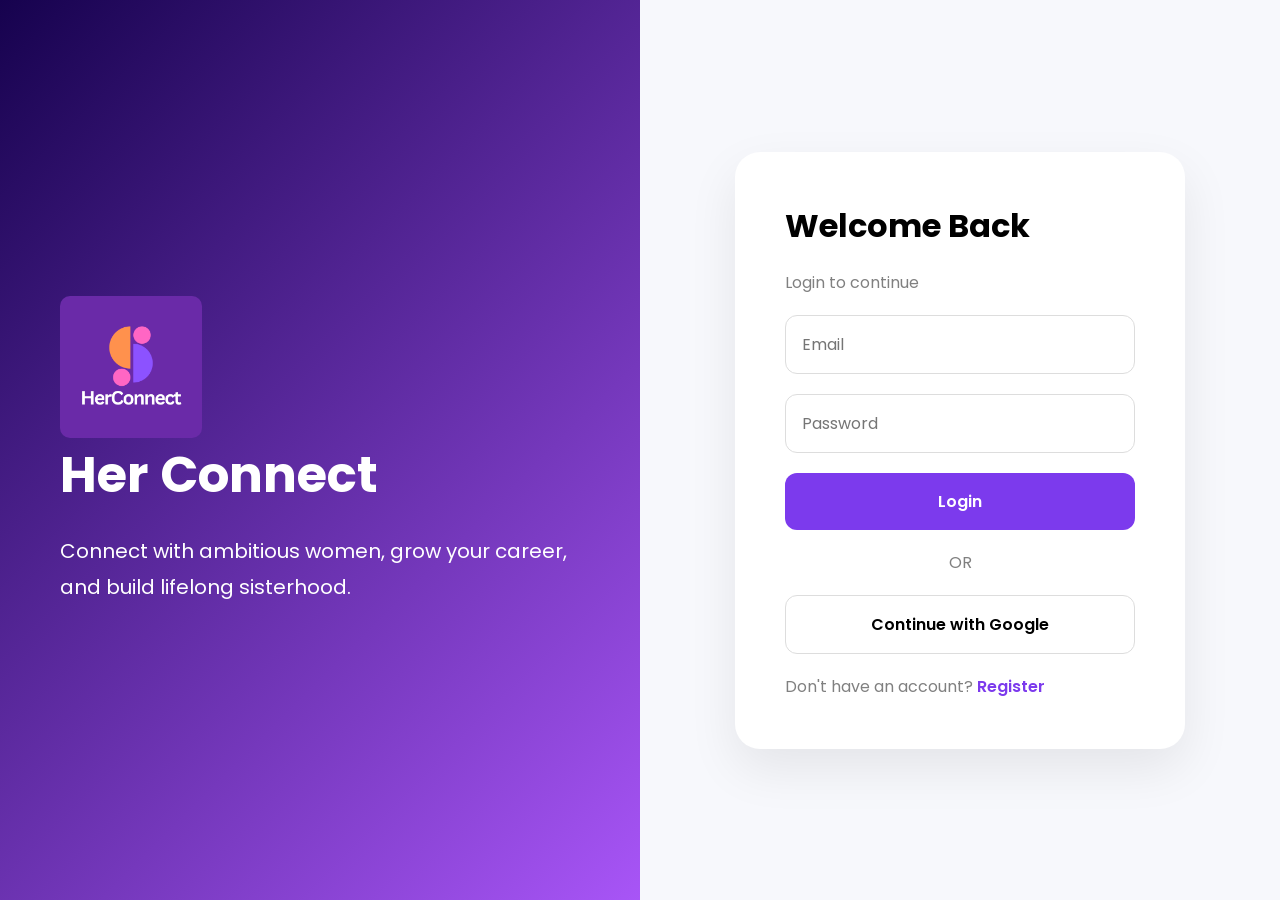
<file: frontend/Login.html>
<!-- @@ -0,0 +1,102 @@
<%@ page contentType="text/html;charset=UTF-8" language="java" %>
<%
    // Redirect to index if already logged in
    if (session.getAttribute("name") != null) {
        response.sendRedirect("index.jsp");
        return;
    }
%> -->
<!DOCTYPE html>
<html>
<head>

<meta charset="UTF-8">
<meta
name="viewport"
content="width=device-width,initial-scale=1">

<title>Login | Her Connect</title>

<link
rel="stylesheet"
href="register-login.css">

<link
href="https://fonts.googleapis.com/css2?family=Poppins:wght@300;400;500;600;700&display=swap"
rel="stylesheet">

</head>

<body>

<div class="auth-container">

<div class="auth-left">
  

<div id="logo"> <img src="images/H (6).png" alt="Her Connect"></div>
<h1> Her Connect</h1>

<p>

Connect with ambitious women,
grow your career,
and build lifelong sisterhood.

</p>

</div>


<div class="auth-right">

<form
id="loginForm"
class="auth-card">

<h2>

Welcome Back

</h2>

<p>

Login to continue

</p>

<!-- Error/Success Message box -->
<div id="messageBox" class="message"></div>


<input
id="email"
type="email"
placeholder="Email"
required>


<input
id="password"
type="password"
placeholder="Password"
required>


<button type="submit">

Login

</button>


<div class="divider">

OR

</div>


<button
type="button"
class="google-btn">

Continue with Google

</button>


<p>

Don't have an account?

<a href="Register.html">

Register

</a>

</p>


</form>

</div>

</div>

<script src="js/config.js"></script>
<script src="js/login.js"></script>

</body>
</html>
</file>
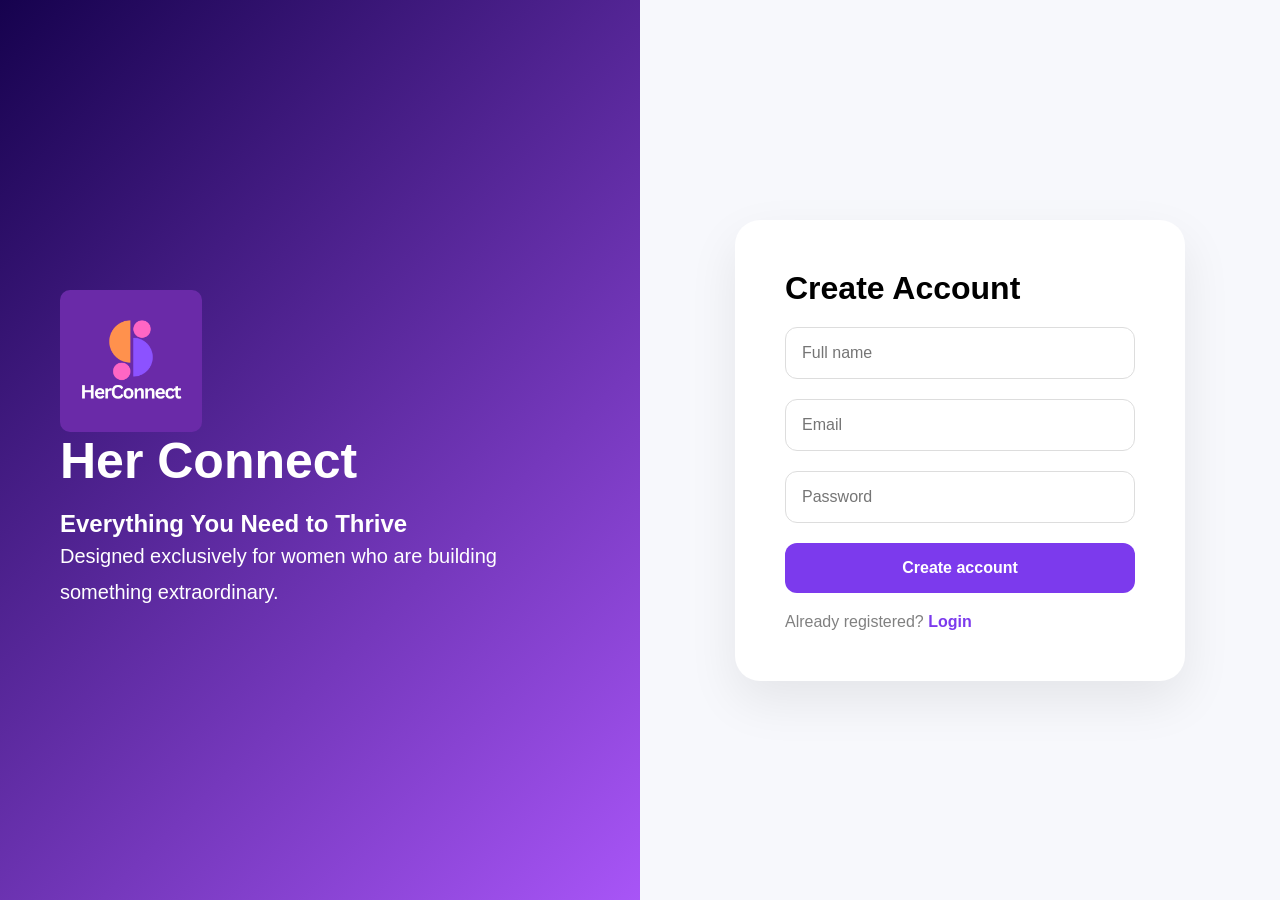
<file: frontend/Register.html>
<!-- @@ -0,0 +1,168 @@
<%@ page contentType="text/html;charset=UTF-8" language="java" %>
<%
    // Redirect to index if already logged in
    if (session.getAttribute("name") != null) {
        response.sendRedirect("index.jsp");
        return;
    }
%> -->
<!DOCTYPE html>
<html>
<head>

<title>

Register

</title>

<link
rel="stylesheet"
href="register-login.css">

</head>

<body>

<div class="auth-container">

<div class="auth-left">
<div id="logo"> <img src="images/H (6).png" alt="Her Connect"></div>

<h1>
  Her Connect
</h1>

<h2>Everything You Need to Thrive</h2>

<p>
Designed exclusively for women who are building something extraordinary.
</p>

</div>


<div class="auth-right">

<form
id="registerForm"
class="auth-card">

<h2>

Create Account

</h2>

<!-- Success/Error Message box -->
<div id="messageBox" class="message"></div>


<input
id="name"
placeholder="Full name"
required>


<input
id="email"
type="email"
placeholder="Email"
required>


<input
id="password"
type="password"
placeholder="Password"
required>


<button>

Create account

</button>


<p>

Already registered?

<a href="Login.html">

Login

</a>

</p>

</form>

</div>

</div>

<script src="js/config.js"></script>
<script src="js/register.js"></script>

</body>
</html>
</file>
<file: frontend/landingpage.css>
*,*::before,*::after{box-sizing:border-box;margin:0;padding:0}
:root{

  /* PRIMARY BRAND */
  --rose:#E04F6A;
  --rose-d:#C93B57;
  --rose-light:#F7D4DB;
  --rose-pale:#FFF2F5;

  /* DASHBOARD PURPLE */
  --purple:#6D5DF6;
  --purple-light:#DCD6FF;
  --purple-pale:#F4F2FF;

  /* MODERN TEAL */
  --teal:#14B88A;
  --teal-light:#BDF2E3;
  --teal-pale:#ECFFFA;

  /* GOLD ACCENT */
  --gold:#D4A13D;
  --gold-light:#F6E1B8;
  --gold-pale:#FFF7E8;

  /* DARK UI COLORS */
  --charcoal:#121826;
  --mid:#4B5565;
  --soft:#8C94A6;

  /* BACKGROUNDS */
  --cream:#F7F9FC;
  --white:#FFFFFF;

  /* TYPOGRAPHY */
  --ff-d:'Playfair Display', Georgia, serif;
  --ff-b:'DM Sans', sans-serif;

  /* UI */
  --r:16px;
  --ease:0.35s cubic-bezier(0.23,1,0.32,1);
}
html{scroll-behavior:smooth}
body{font-family:var(--ff-b);background:var(--cream);color:var(--charcoal);overflow-x:hidden}
 
/* NAV */
nav{position:fixed;top:0;left:0;right:0;z-index:100;display:flex;align-items:center;justify-content:space-between;padding:0 5vw;height:72px;background:rgba(255,255,255,.88);backdrop-filter:blur(16px);border-bottom:1px solid rgba(201,64,90,.08);transition:box-shadow var(--ease)}
nav.scrolled{box-shadow:0 4px 32px rgba(30,26,29,.07)}
.nav-logo{font-family:var(--ff-d);font-size:1.5rem;font-weight:700;color:var(--rose);letter-spacing:-.02em;text-decoration:none}
.nav-logo span{color:var(--charcoal)}
.nav-logo sub{font-size:.6rem;font-family:var(--ff-b);color:var(--soft);font-weight:500;vertical-align:middle;margin-left:4px;letter-spacing:.05em}
.nav-links{display:flex;gap:2rem;align-items:center}
.nav-links a{font-size:.85rem;font-weight:500;color:var(--mid);text-decoration:none;letter-spacing:.02em;transition:color var(--ease)}
.nav-links a:hover{color:var(--rose)}
.nav-cta{background:var(--rose);color:var(--white)!important;padding:.5rem 1.3rem;border-radius:100px;font-weight:600!important;transition:background var(--ease),transform var(--ease)!important;box-shadow:0 4px 16px rgba(201,64,90,.25)}
.nav-cta:hover{background:var(--rose-d)!important;transform:translateY(-1px)}
 
/* HERO */
.hero{min-height:100vh;display:grid;grid-template-columns:1fr 1fr;align-items:center;padding:100px 5vw 80px;gap:4rem;position:relative;overflow:hidden;background:var(--cream)}
.hero::before{content:'';position:absolute;top:-100px;right:-60px;width:640px;height:640px;background:radial-gradient(circle,rgba(109,93,246,.12) 0%,transparent 65%); pointer-events:none}
.hero::before{content:'';position:absolute;top:-100px;right:-60px;width:640px;height:640px;background:radial-gradient(circle, rgba(109,93,246,.12) 0%,transparent 65%);pointer-events:none;}.hero-text{position:relative;z-index:1}
.org-badge{display:inline-flex;align-items:center;gap:8px;background:var(--gold-pale);border:1px solid var(--gold-light);color:#854F0B;font-size:.75rem;font-weight:700;letter-spacing:.1em;text-transform:uppercase;padding:.35rem 1rem;border-radius:100px;margin-bottom:1rem}
.org-badge::before{content:'👑';font-size:.9rem}
.hero-eyebrow{display:inline-flex;align-items:center;gap:8px;background:var(--rose-pale);border:1px solid var(--rose-light);color:var(--rose);font-size:.75rem;font-weight:700;letter-spacing:.1em;text-transform:uppercase;padding:.35rem 1rem;border-radius:100px;margin-bottom:1.5rem}
.hero-eyebrow::before{content:'';width:6px;height:6px;background:var(--rose);border-radius:50%}
h1.hero-title{font-family:var(--ff-d);font-size:clamp(2.6rem,5vw,4rem);font-weight:900;line-height:1.07;letter-spacing:-.03em;color:var(--charcoal);margin-bottom:1.3rem}
h1.hero-title em{font-style:italic;color:var(--rose)}
.hero-sub{font-size:1.02rem;line-height:1.75;color:var(--mid);max-width:480px;margin-bottom:2.2rem}
.hero-actions{display:flex;gap:1rem;align-items:center;flex-wrap:wrap}
.btn-primary{
  background:linear-gradient(
    135deg,
    var(--purple),
    var(--rose)
  );
  color:var(--white);
  border:none;
  padding:.85rem 2rem;
  border-radius:100px;
  font-family:var(--ff-b);
  font-size:.92rem;
  font-weight:600;
  cursor:pointer;
  text-decoration:none;
  display:inline-flex;
  align-items:center;
  gap:8px;
  transition:all var(--ease);
  box-shadow:0 10px 30px rgba(109,93,246,.25);
}
.btn-primary:hover{
  transform:translateY(-2px);
  box-shadow:0 18px 40px rgba(109,93,246,.32);
}.btn-primary svg,.btn-primary:hover svg{transition:transform var(--ease)}
.btn-primary:hover svg{transform:translateX(4px)}
.btn-ghost{color:var(--charcoal);text-decoration:none;font-weight:500;font-size:.92rem;display:inline-flex;align-items:center;gap:6px;border-bottom:1.5px solid transparent;padding-bottom:2px;transition:color var(--ease),border-color var(--ease)}
.btn-ghost:hover{color:var(--rose);border-color:var(--rose)}
.hero-trust{margin-top:2.5rem;display:flex;align-items:center;gap:1rem}
.trust-avatars{display:flex}
.trust-avatars span{width:36px;height:36px;border-radius:50%;border:2.5px solid var(--cream);margin-left:-10px;display:inline-flex;align-items:center;justify-content:center;font-size:.7rem;font-weight:800;color:var(--white)}
.trust-avatars span:first-child{margin-left:0}
.av1{background:#C9405A}.av2{background:#7B61A8}.av3{background:#1D9E75}.av4{background:#C9933A}.av5{background:#4A7FC1}
.trust-text{font-size:.8rem;color:var(--mid);line-height:1.5}
.trust-text strong{color:var(--charcoal);font-weight:600}
.hero-visual{position:relative;z-index:1;display:flex;justify-content:center}
.hero-card-stack{position:relative;width:340px;height:430px}
.profile-card{background:var(--white);border-radius:24px;padding:1.6rem;box-shadow:0 12px 40px rgba(17,24,39,.08);;position:absolute}
.pc-main{width:280px;top:0;left:30px;z-index:3}
.pc-back1{width:260px;top:18px;left:10px;z-index:2;opacity:.65;transform:rotate(-4deg)}
.pc-back2{width:250px;top:34px;left:50px;z-index:1;opacity:.35;transform:rotate(5deg)}
.pc-avatar{width:54px;height:54px;border-radius:50%;background:linear-gradient(135deg,var(--rose),var(--purple));display:flex;align-items:center;justify-content:center;color:white;font-weight:800;font-size:1.1rem;margin-bottom:.85rem;font-family:var(--ff-d)}
.pc-name{font-family:var(--ff-d);font-weight:700;font-size:1rem;margin-bottom:2px}
.pc-role{font-size:.75rem;color:var(--soft);margin-bottom:.2rem}
.pc-cohort{font-size:.7rem;font-weight:700;color:var(--gold);letter-spacing:.05em;margin-bottom:.9rem}
.pc-cohort::before{content:'👑 '}
.pc-tags{display:flex;flex-wrap:wrap;gap:5px;margin-bottom:.9rem}
.tag{background:var(--rose-pale);color:var(--rose);font-size:.68rem;font-weight:600;padding:3px 10px;border-radius:100px;border:1px solid var(--rose-light)}
.tag.gold{background:var(--gold-pale);color:#854F0B;border-color:var(--gold-light)}
.tag.purple{background:var(--purple-pale);color:#534AB7;border-color:var(--purple-light)}
.tag.teal{background:var(--teal-pale);color:#0F6E56;border-color:var(--teal-light)}
.pc-connect{width:100%;background:var(--rose);color:white;border:none;border-radius:100px;padding:.52rem;font-family:var(--ff-b);font-size:.78rem;font-weight:600;cursor:pointer}
.float-badge{position:absolute;background:white;border-radius:14px;padding:.65rem .95rem;box-shadow:0 8px 28px rgba(30,26,29,.14);display:flex;align-items:center;gap:9px;z-index:10;animation:floatUp 3s ease-in-out infinite}
.fb-top{top:-18px;right:-24px}
.fb-bottom{bottom:30px;right:-30px;animation-delay:1.5s}
@keyframes floatUp{0%,100%{transform:translateY(0)}50%{transform:translateY(-8px)}}
.fb-icon{width:30px;height:30px;border-radius:50%;background:var(--rose-pale);display:flex;align-items:center;justify-content:center;font-size:.9rem}
.fb-text{font-size:.7rem;line-height:1.35}
.fb-text strong{display:block;font-weight:700;font-size:.76rem}
 
/* STATS */
.stats-bar{background:var(--charcoal);padding:2.2rem 5vw;display:flex;justify-content:space-between;align-items:center;gap:2rem;flex-wrap:wrap}
.stat-item{text-align:center;flex:1;min-width:110px}
.stat-num{font-family:var(--ff-d);font-size:2.2rem;font-weight:900;color:var(--rose-light);letter-spacing:-.03em;line-height:1}
.stat-label{font-size:.75rem;color:rgba(255,255,255,.5);margin-top:4px;letter-spacing:.04em}
.stat-div{width:1px;height:44px;background:rgba(255,255,255,.1)}
 
/* SECTIONS */
.section-label{display:inline-flex;align-items:center;gap:8px;font-size:.73rem;font-weight:700;letter-spacing:.13em;text-transform:uppercase;color:var(--rose);margin-bottom:1rem}
.section-label::before,.section-label::after{content:'';height:1px;background:var(--rose-light);width:26px}
h2.section-title{font-family:var(--ff-d);font-size:clamp(1.9rem,3.5vw,2.9rem);font-weight:800;line-height:1.13;letter-spacing:-.025em;color:var(--charcoal);margin-bottom:1rem}
h2.section-title em{font-style:italic;color:var(--rose)}
.section-sub{font-size:.98rem;color:var(--mid);line-height:1.72;max-width:540px}
 
/* COHORTS */
.cohorts{padding:80px 5vw;background:var(--white)}
.cohorts-header{margin-bottom:3rem}
.cohort-scroll-wrap{overflow-x:auto;padding-bottom:1rem;-webkit-overflow-scrolling:touch}
.cohort-scroll-wrap::-webkit-scrollbar{height:4px}
.cohort-scroll-wrap::-webkit-scrollbar-thumb{background:var(--rose-light);border-radius:2px}
.cohort-row{display:flex;gap:1rem;width:max-content;padding:4px 2px}
.cohort-card{background:var(--cream);border:1.5px solid rgba(201,64,90,.1);border-radius:14px;padding:1rem 1.2rem;min-width:150px;transition:transform var(--ease),border-color var(--ease),box-shadow var(--ease);cursor:pointer;text-align:center}
.cohort-card:hover{transform:translateY(-4px);border-color:var(--rose-light);box-shadow:0 12px 32px rgba(201,64,90,.1)}
.cohort-card.active{border-color:var(--rose);background:var(--rose-pale)}
.cohort-crown{font-size:1.3rem;margin-bottom:.4rem}
.cohort-num{font-family:var(--ff-d);font-size:1rem;font-weight:700;color:var(--charcoal)}
.cohort-year{font-size:.7rem;color:var(--soft);margin-bottom:.5rem}
.cohort-count{background:var(--rose-pale);color:var(--rose);font-size:.68rem;font-weight:700;padding:2px 8px;border-radius:100px;border:1px solid var(--rose-light)}
.cohort-card.active .cohort-count{background:var(--rose);color:white;border-color:var(--rose)}
.cohort-cta{margin-top:2rem;display:flex;align-items:center;gap:1rem;flex-wrap:wrap}
.cohort-cta p{font-size:.88rem;color:var(--mid)}
 
/* FEATURES */
.features{padding:90px 5vw;background:var(--cream)}
.features-header{text-align:center;margin-bottom:3.5rem}
.features-header .section-label{justify-content:center}
.features-header .section-sub{margin:0 auto}
.features-grid{display:grid;grid-template-columns:repeat(3,1fr);gap:1.6rem}
.feat-card{background:var(--white);border-radius:var(--r);padding:1.9rem;border:1px solid rgba(201,64,90,.07);transition:transform var(--ease),box-shadow var(--ease),border-color var(--ease);position:relative;overflow:hidden}
.feat-card::after{content:'';position:absolute;bottom:0;left:0;right:0;height:3px;background:linear-gradient(90deg,var(--rose),var(--purple));opacity:0;transition:opacity var(--ease)}
.feat-card:hover{transform:translateY(-5px);box-shadow:0 12px 40px rgba(17,24,39,.08);;border-color:var(--rose-light)}
.feat-card:hover::after{opacity:1}
.feat-icon{width:50px;height:50px;border-radius:13px;background:var(--rose-pale);display:flex;align-items:center;justify-content:center;margin-bottom:1.1rem;font-size:1.4rem}
.feat-icon.gold{background:var(--gold-pale)}
.feat-icon.purple{background:var(--purple-pale)}
.feat-icon.teal{background:var(--teal-pale)}
h3.feat-title{font-family:var(--ff-d);font-size:1.08rem;font-weight:700;margin-bottom:.55rem;color:var(--charcoal)}
.feat-desc{font-size:.85rem;color:var(--mid);line-height:1.7}
 
/* LEADERSHIP */
.leadership{padding:90px 5vw;background:var(--charcoal)}
.leadership .section-label{color:var(--gold-light)}
.leadership .section-label::before,.leadership .section-label::after{background:rgba(201,147,58,.35)}
.leadership h2{color:var(--white)}
.leadership h2 em{color:var(--rose-light)}
.leadership .section-sub{color:rgba(255,255,255,.6)}
.leadership-header{display:grid;grid-template-columns:1fr 1fr;gap:4rem;align-items:center;margin-bottom:3.5rem}
.roles-grid{display:grid;grid-template-columns:repeat(4,1fr);gap:1.2rem}
.role-card{background:rgba(255,255,255,.05);border:1px solid rgba(255,255,255,.09);border-radius:var(--r);padding:1.5rem;text-align:center;transition:background var(--ease),transform var(--ease)}
.role-card:hover{background:rgba(255,255,255,.1);transform:translateY(-4px)}
.role-icon{width:52px;height:52px;border-radius:50%;margin:0 auto 1rem;display:flex;align-items:center;justify-content:center;font-size:1.4rem}
h3.role-title{font-family:var(--ff-d);font-size:.95rem;font-weight:700;color:white;margin-bottom:.4rem}
.role-desc{font-size:.78rem;color:rgba(255,255,255,.55);line-height:1.6}
.role-badge{font-size:.68rem;font-weight:700;padding:3px 10px;border-radius:100px;display:inline-block;margin-top:.7rem}
.rb-rose{background:rgba(201,64,90,.2);color:var(--rose-light)}
.rb-gold{background:rgba(201,147,58,.2);color:var(--gold-light)}
.rb-purple{background:rgba(123,97,168,.2);color:var(--purple-light)}
.rb-teal{background:rgba(29,158,117,.2);color:var(--teal-light)}
.governance-note{margin-top:2.5rem;background:rgba(255,255,255,.04);border:1px solid rgba(255,255,255,.08);border-radius:var(--r);padding:1.4rem 1.8rem;display:flex;align-items:center;gap:1.2rem}
.governance-note p{font-size:.85rem;color:rgba(255,255,255,.6);line-height:1.65}
.governance-note strong{color:rgba(255,255,255,.9)}
 
/* SISTERHOOD FRIDAYS */
.sisterhood{padding:90px 5vw;background:linear-gradient(135deg,var(--rose-pale) 0%,var(--purple-pale) 100%)}
.sisterhood-inner{display:grid;grid-template-columns:1fr 1fr;gap:5rem;align-items:center}
.sf-badge{display:inline-flex;align-items:center;gap:8px;background:var(--rose);color:white;font-size:.75rem;font-weight:700;letter-spacing:.08em;text-transform:uppercase;padding:.4rem 1.1rem;border-radius:100px;margin-bottom:1.4rem}
.sf-card{background:var(--white);border-radius:24px;padding:2rem;box-shadow:0 20px 60px rgba(30,26,29,.1)}
.sf-event-head{display:flex;align-items:center;justify-content:space-between;margin-bottom:1.5rem}
.sf-title{font-family:var(--ff-d);font-size:1.1rem;font-weight:700}
.sf-live{background:#FDF0F2;color:var(--rose);font-size:.68rem;font-weight:700;padding:4px 10px;border-radius:100px;border:1px solid var(--rose-light);display:flex;align-items:center;gap:5px}
.sf-live::before{content:'';width:6px;height:6px;background:var(--rose);border-radius:50%;animation:pulse 1.4s ease-in-out infinite}
@keyframes pulse{0%,100%{opacity:1}50%{opacity:.3}}
.sf-upcoming{display:flex;flex-direction:column;gap:10px}
.sf-item{display:flex;align-items:center;gap:12px;background:var(--cream);border-radius:12px;padding:11px 14px}
.sf-date{background:var(--rose-pale);border-radius:8px;padding:6px 10px;text-align:center;min-width:44px}
.sf-date-m{font-size:.6rem;color:var(--rose);font-weight:700;text-transform:uppercase}
.sf-date-d{font-family:var(--ff-d);font-size:1.1rem;font-weight:900;color:var(--charcoal);line-height:1}
.sf-info{flex:1}
.sf-info-t{font-size:.85rem;font-weight:600}
.sf-info-s{font-size:.72rem;color:var(--soft)}
.sf-count{background:white;border-radius:100px;font-size:.68rem;font-weight:700;color:var(--rose);padding:3px 10px;border:1px solid var(--rose-light);white-space:nowrap}
 
/* DISCUSSIONS */
.discussions{padding:90px 5vw;background:var(--white)}
.discussions-inner{display:grid;grid-template-columns:1fr 1fr;gap:5rem;align-items:center}
.forum-mock{background:var(--cream);border-radius:20px;padding:1.5rem;border:1px solid rgba(201,64,90,.08)}
.forum-header{display:flex;align-items:center;justify-content:space-between;margin-bottom:1.2rem}
.forum-header h4{font-family:var(--ff-d);font-size:1rem;font-weight:700}
.forum-new{background:var(--rose);color:white;border:none;border-radius:100px;font-family:var(--ff-b);font-size:.72rem;font-weight:600;padding:5px 14px;cursor:pointer}
.channels{display:flex;flex-direction:column;gap:6px;margin-bottom:1.2rem}
.channel{display:flex;align-items:center;gap:10px;padding:9px 12px;border-radius:10px;cursor:pointer;transition:background var(--ease)}
.channel:hover,.channel.active{background:var(--white)}
.channel-icon{font-size:1rem;width:28px;text-align:center}
.channel-name{font-size:.84rem;font-weight:500;flex:1}
.channel-count{font-size:.7rem;color:var(--soft)}
.channel-unread{background:var(--rose);color:white;border-radius:100px;font-size:.65rem;font-weight:700;padding:1px 7px}
.thread-preview{background:var(--white);border-radius:12px;padding:1rem}
.thread-top{display:flex;align-items:center;gap:8px;margin-bottom:.6rem}
.thread-av{width:28px;height:28px;border-radius:50%;display:flex;align-items:center;justify-content:center;font-size:.65rem;font-weight:800;color:white;flex-shrink:0}
.thread-meta{flex:1}
.thread-name{font-size:.78rem;font-weight:600}
.thread-time{font-size:.68rem;color:var(--soft)}
.thread-msg{font-size:.8rem;color:var(--mid);line-height:1.5;margin-bottom:.6rem}
.thread-reactions{display:flex;gap:6px}
.reaction{background:var(--cream);border-radius:100px;font-size:.7rem;padding:3px 9px;cursor:pointer}
 
/* SHOWCASE */
.showcase{padding:90px 5vw;background:var(--cream)}
.showcase-header{text-align:center;margin-bottom:3.5rem}
.showcase-header .section-label{justify-content:center}
.showcase-header .section-sub{margin:0 auto}
.showcase-grid{display:grid;grid-template-columns:repeat(3,1fr);gap:1.5rem}
.showcase-card{background:var(--white);border-radius:var(--r);overflow:hidden;border:1px solid rgba(201,64,90,.07);transition:transform var(--ease),box-shadow var(--ease)}
.showcase-card:hover{transform:translateY(-5px);box-shadow:0 12px 40px rgba(17,24,39,.08);}
.sc-banner{height:80px;display:flex;align-items:center;justify-content:center;font-size:2rem}
.sc-body{padding:1.3rem}
.sc-meta{display:flex;align-items:center;gap:8px;margin-bottom:.7rem}
.sc-av{width:32px;height:32px;border-radius:50%;display:flex;align-items:center;justify-content:center;font-size:.7rem;font-weight:800;color:white;font-family:var(--ff-d);flex-shrink:0}
.sc-name{font-size:.82rem;font-weight:600}
.sc-cohort-tag{font-size:.65rem;color:var(--soft)}
.sc-title{font-family:var(--ff-d);font-size:.95rem;font-weight:700;margin-bottom:.4rem}
.sc-desc{font-size:.78rem;color:var(--mid);line-height:1.6;margin-bottom:.8rem}
.sc-tags{display:flex;flex-wrap:wrap;gap:5px;margin-bottom:.8rem}
.sc-tag{background:var(--cream);color:var(--mid);font-size:.65rem;font-weight:600;padding:2px 8px;border-radius:100px}
.sc-likes{display:flex;align-items:center;gap:4px;font-size:.75rem;color:var(--soft)}
 
/* MENTORSHIP */
.mentorship{padding:90px 5vw;background:var(--white)}
.mentorship-inner{display:grid;grid-template-columns:1fr 1fr;gap:5rem;align-items:center}
.mentor-chain{display:flex;flex-direction:column;gap:0}
.mentor-link{display:flex;align-items:center;gap:14px;padding:1rem 0;border-bottom:1px dashed rgba(201,64,90,.15)}
.mentor-link:last-child{border-bottom:none}
.ml-cohort{width:80px;background:var(--rose-pale);border-radius:10px;padding:.5rem;text-align:center;flex-shrink:0}
.ml-cohort-num{font-family:var(--ff-d);font-size:.8rem;font-weight:800;color:var(--rose)}
.ml-cohort-label{font-size:.6rem;color:var(--soft);letter-spacing:.05em}
.ml-arrow{color:var(--rose-light);font-size:1rem;flex-shrink:0}
.ml-info{flex:1}
.ml-title{font-size:.85rem;font-weight:600;margin-bottom:2px}
.ml-desc{font-size:.75rem;color:var(--soft)}
.ml-badge{font-size:.65rem;font-weight:700;padding:2px 8px;border-radius:100px;flex-shrink:0;white-space:nowrap}
.mlb-mentor{background:var(--rose-pale);color:var(--rose);border:1px solid var(--rose-light)}
.mlb-mentee{background:var(--teal-pale);color:#0F6E56;border:1px solid var(--teal-light)}
.mlb-both{background:var(--purple-pale);color:#534AB7;border:1px solid var(--purple-light)}
 
/* RESOURCES */
.resources{padding:90px 5vw;background:var(--cream)}
.resources-inner{display:grid;grid-template-columns:1fr 1fr;gap:4rem;align-items:start}
.resource-cats{display:flex;flex-direction:column;gap:1rem}
.res-cat{background:var(--white);border-radius:14px;padding:1.2rem 1.4rem;border:1px solid rgba(201,64,90,.08);display:flex;align-items:center;gap:14px;cursor:pointer;transition:border-color var(--ease),transform var(--ease)}
.res-cat:hover{border-color:var(--rose-light);transform:translateX(4px)}
.res-cat-icon{width:44px;height:44px;border-radius:11px;display:flex;align-items:center;justify-content:center;font-size:1.2rem;flex-shrink:0}
.res-cat-name{font-weight:600;font-size:.9rem}
.res-cat-count{font-size:.75rem;color:var(--soft)}
.res-cat-arrow{margin-left:auto;color:var(--soft);font-size:.9rem}
.res-featured{display:flex;flex-direction:column;gap:1rem}
.res-item{background:var(--white);border-radius:12px;padding:1rem 1.2rem;border:1px solid rgba(201,64,90,.07);display:flex;gap:12px;align-items:flex-start;transition:box-shadow var(--ease)}
.res-item:hover{box-shadow:0 8px 24px rgba(30,26,29,.06)}
.res-item-icon{font-size:1.4rem;flex-shrink:0;margin-top:2px}
.res-item-title{font-size:.85rem;font-weight:600;margin-bottom:3px}
.res-item-meta{font-size:.72rem;color:var(--soft)}
.res-item-tag{font-size:.65rem;font-weight:700;padding:2px 8px;border-radius:100px;background:var(--rose-pale);color:var(--rose);margin-top:5px;display:inline-block}
 
/* HOW IT WORKS */
.how{padding:90px 5vw;background:var(--white)}
.how-inner{display:grid;grid-template-columns:1fr 1fr;gap:5rem;align-items:center}
.steps{margin-top:2rem;display:flex;flex-direction:column;gap:0}
.step{display:flex;gap:1.2rem;padding:1.3rem 0;border-bottom:1px solid rgba(201,64,90,.1);cursor:pointer;transition:background var(--ease)}
.step:last-child{border-bottom:none}
.step-num{width:34px;height:34px;border-radius:50%;background:var(--rose-pale);border:1.5px solid var(--rose-light);color:var(--rose);font-weight:800;font-size:.82rem;display:flex;align-items:center;justify-content:center;flex-shrink:0;transition:background var(--ease),color var(--ease)}
.step:hover .step-num,.step.active .step-num{background:var(--rose);color:white;border-color:var(--rose)}
.step-title{font-weight:600;font-size:.92rem;margin-bottom:3px}
.step-desc{font-size:.82rem;color:var(--mid);line-height:1.6}
.how-visual{background:var(--cream);border-radius:24px;padding:2rem;box-shadow:0 20px 60px rgba(30,26,29,.08);border:1px solid rgba(201,64,90,.07)}
 
/* ROLES TABS */
.user-roles{padding:90px 5vw;background:var(--cream)}
.roles-tab-wrap{display:flex;gap:.6rem;margin-bottom:2.5rem;flex-wrap:wrap}
.rtab{background:var(--white);border:1.5px solid rgba(201,64,90,.12);border-radius:100px;padding:.45rem 1.2rem;font-size:.82rem;font-weight:600;color:var(--mid);cursor:pointer;transition:all var(--ease)}
.rtab.active,.rtab:hover{background:var(--rose);color:white;border-color:var(--rose)}
.role-content-grid{display:grid;grid-template-columns:1fr 1fr;gap:4rem;align-items:center}
.role-desc-block{display:none}
.role-desc-block.active{display:block}
.role-list{margin-top:1.2rem;display:flex;flex-direction:column;gap:.6rem}
.role-list-item{display:flex;align-items:flex-start;gap:10px;font-size:.88rem;color:var(--mid);line-height:1.55}
.role-list-item::before{content:'✦';color:var(--rose);font-size:.65rem;margin-top:4px;flex-shrink:0}
.role-visual{background:var(--white);border-radius:20px;padding:1.8rem;border:1px solid rgba(201,64,90,.08)}
 
/* TESTIMONIALS */
.testimonials{padding:90px 5vw;background:var(--charcoal)}
.testimonials .section-title{color:var(--white)}
.testimonials .section-label{color:var(--rose-light)}
.testimonials .section-label::before,.testimonials .section-label::after{background:rgba(201,64,90,.35)}
.testi-grid{display:grid;grid-template-columns:repeat(3,1fr);gap:1.3rem;margin-top:3rem}
.testi-card{background:rgba(255,255,255,.05);border:1px solid rgba(255,255,255,.08);border-radius:var(--r);padding:1.7rem;transition:background var(--ease),transform var(--ease)}
.testi-card:hover{background:rgba(255,255,255,.09);transform:translateY(-4px)}
.testi-quote{font-family:var(--ff-d);font-size:1.6rem;color:var(--rose);line-height:1;margin-bottom:.7rem}
.testi-text{font-size:.85rem;color:rgba(255,255,255,.7);line-height:1.75;margin-bottom:1.3rem}
.testi-author{display:flex;align-items:center;gap:10px}
.testi-av{width:38px;height:38px;border-radius:50%;display:flex;align-items:center;justify-content:center;font-weight:800;font-size:.85rem;color:white;font-family:var(--ff-d)}
.testi-name{font-weight:600;font-size:.83rem;color:white}
.testi-role{font-size:.72rem;color:rgba(255,255,255,.4)}
.stars{color:var(--gold);font-size:.72rem;letter-spacing:1px;margin-bottom:.7rem}
 
/* PRICING */
.pricing{padding:90px 5vw;background:var(--white);text-align:center}
.pricing .section-label{justify-content:center}
.pricing .section-sub{margin:0 auto 3rem}
.price-grid{display:grid;grid-template-columns:repeat(3,1fr);gap:1.4rem;max-width:860px;margin:0 auto;align-items:start}
.price-card{background:var(--cream);border-radius:20px;padding:2rem 1.8rem;border:1.5px solid rgba(201,64,90,.1);text-align:left;transition:transform var(--ease),box-shadow var(--ease)}
.price-card:hover{transform:translateY(-5px)}
.price-card.featured{background:var(--rose);border-color:var(--rose);transform:scale(1.04);box-shadow:0 12px 40px rgba(17,24,39,.08);}
.price-card.featured:hover{transform:scale(1.04) translateY(-5px)}
.price-badge{background:var(--gold);color:white;font-size:.65rem;font-weight:700;letter-spacing:.08em;text-transform:uppercase;padding:3px 10px;border-radius:100px;display:inline-block;margin-bottom:.9rem}
.price-tier{font-size:.75rem;font-weight:700;letter-spacing:.1em;text-transform:uppercase;color:var(--soft);margin-bottom:.45rem}
.price-card.featured .price-tier{color:rgba(255,255,255,.65)}
.price-amount{font-family:var(--ff-d);font-size:2.6rem;font-weight:900;letter-spacing:-.04em;color:var(--charcoal);line-height:1;margin-bottom:3px}
.price-card.featured .price-amount{color:white}
.price-per{font-size:.75rem;color:var(--soft);margin-bottom:1.3rem}
.price-card.featured .price-per{color:rgba(255,255,255,.6)}
.price-features{list-style:none;margin-bottom:1.7rem}
.price-features li{font-size:.82rem;color:var(--mid);padding:5px 0;display:flex;align-items:center;gap:8px}
.price-card.featured .price-features li{color:rgba(255,255,255,.8)}
.price-features li::before{content:'✓';color:var(--rose);font-weight:700;font-size:.78rem;flex-shrink:0}
.price-card.featured .price-features li::before{color:rgba(255,255,255,.9)}
.btn-outline{width:100%;background:transparent;color:var(--rose);border:1.5px solid var(--rose);padding:.72rem;border-radius:100px;font-family:var(--ff-b);font-size:.86rem;font-weight:600;cursor:pointer;transition:background var(--ease),color var(--ease)}
.btn-outline:hover{background:var(--rose);color:white}
.btn-white{width:100%;background:white;color:var(--rose);border:none;padding:.72rem;border-radius:100px;font-family:var(--ff-b);font-size:.86rem;font-weight:700;cursor:pointer;transition:opacity var(--ease),transform var(--ease)}
.btn-white:hover{opacity:.92;transform:translateY(-1px)}
 
/* ACCESSIBILITY */
.a11y{padding:60px 5vw;background:var(--charcoal)}
.a11y-inner{display:grid;grid-template-columns:1fr 1fr;gap:4rem;align-items:center}
.a11y h2{color:white}
.a11y h2 em{color:var(--rose-light)}
.a11y .section-label{color:var(--teal-light)}
.a11y .section-label::before,.a11y .section-label::after{background:rgba(29,158,117,.35)}
.a11y .section-sub{color:rgba(255,255,255,.6)}
.a11y-feats{display:grid;grid-template-columns:1fr 1fr;gap:1rem;margin-top:1.5rem}
.a11y-feat{background:rgba(255,255,255,.05);border:1px solid rgba(255,255,255,.08);border-radius:12px;padding:1rem;display:flex;gap:10px;align-items:flex-start}
.a11y-feat-icon{font-size:1.2rem;flex-shrink:0}
.a11y-feat-title{font-size:.82rem;font-weight:600;color:white;margin-bottom:2px}
.a11y-feat-desc{font-size:.72rem;color:rgba(255,255,255,.5);line-height:1.5}
 
/* CTA */
.cta-strip{background:linear-gradient(135deg,var(--rose) 0%,var(--purple) 100%);padding:80px 5vw;text-align:center}
.cta-strip h2{font-family:var(--ff-d);font-size:clamp(1.8rem,3.5vw,2.7rem);font-weight:900;color:white;letter-spacing:-.03em;margin-bottom:.75rem}
.cta-strip h2 em{font-style:italic;opacity:.85}
.cta-strip p{color:rgba(255,255,255,.75);font-size:.98rem;margin-bottom:2rem}
.cta-row{display:flex;justify-content:center;gap:1rem;flex-wrap:wrap}
.btn-wlg{background:white;color:var(--rose);border:none;padding:.88rem 2.2rem;border-radius:100px;font-family:var(--ff-b);font-size:.92rem;font-weight:700;cursor:pointer;text-decoration:none;transition:opacity var(--ease),transform var(--ease);box-shadow:0 8px 28px rgba(0,0,0,.2)}
.btn-wlg:hover{opacity:.95;transform:translateY(-2px)}
.btn-ow{background:transparent;color:white;border:1.5px solid rgba(255,255,255,.5);padding:.88rem 2.2rem;border-radius:100px;font-family:var(--ff-b);font-size:.92rem;font-weight:600;cursor:pointer;text-decoration:none;transition:border-color var(--ease),background var(--ease)}
.btn-ow:hover{border-color:white;background:rgba(255,255,255,.1)}
 
/* FOOTER */
footer{background:var(--charcoal);padding:3.5rem 5vw 2rem}
.footer-top{display:grid;grid-template-columns:2fr 1fr 1fr 1fr;gap:3rem;padding-bottom:3rem;border-bottom:1px solid rgba(255,255,255,.07);margin-bottom:2rem}
.footer-brand p{font-size:.82rem;color:rgba(255,255,255,.4);line-height:1.7;margin-top:.75rem;max-width:260px}
.footer-col h4{font-size:.72rem;font-weight:700;letter-spacing:.11em;text-transform:uppercase;color:rgba(255,255,255,.3);margin-bottom:.9rem}
.footer-col a{display:block;color:rgba(255,255,255,.5);font-size:.82rem;text-decoration:none;margin-bottom:.55rem;transition:color var(--ease)}
.footer-col a:hover{color:var(--rose-light)}
.footer-bottom{display:flex;justify-content:space-between;align-items:center;flex-wrap:wrap;gap:1rem}
.footer-bottom p{font-size:.75rem;color:rgba(255,255,255,.28)}
.footer-socials{display:flex;gap:.75rem}
.social-btn{width:34px;height:34px;border-radius:50%;border:1px solid rgba(255,255,255,.12);display:flex;align-items:center;justify-content:center;color:rgba(255,255,255,.4);text-decoration:none;font-size:.78rem;transition:all var(--ease)}
.social-btn:hover{border-color:var(--rose);color:var(--rose-light);background:rgba(201,64,90,.1)}
 
/* ANIMATIONS */
@keyframes fadeSlideUp{from{opacity:0;transform:translateY(26px)}to{opacity:1;transform:translateY(0)}}
.animate{opacity:0}
.animated{animation:fadeSlideUp .7s cubic-bezier(0.23,1,0.32,1) forwards}
 
/* RESPONSIVE */
@media(max-width:1024px){.roles-grid{grid-template-columns:repeat(2,1fr)}}
@media(max-width:900px){
  .hero,.sisterhood-inner,.discussions-inner,.mentorship-inner,.how-inner,.resources-inner,.role-content-grid,.a11y-inner,.leadership-header{grid-template-columns:1fr}
  .hero{padding-top:110px}
  .hero-visual{display:none}
  .features-grid,.showcase-grid,.testi-grid{grid-template-columns:1fr 1fr}
  .price-grid{grid-template-columns:1fr;max-width:420px}
  .price-card.featured{transform:none}
  .footer-top{grid-template-columns:1fr 1fr}
  .nav-links{display:none}
  .roles-grid{grid-template-columns:1fr 1fr}
}
@media(max-width:600px){
  .features-grid,.showcase-grid,.testi-grid,.roles-grid,.a11y-feats{grid-template-columns:1fr}
  .stats-bar{flex-direction:column;text-align:center}
  .stat-div{display:none}
  .footer-top{grid-template-columns:1fr}
}
</file>
<file: frontend/register-login.css>
/* @@ -0,0 +1,537 @@ */
/* ═══════════════════════════════════════
   HERCONNECT — ROSE GOLD · MAUVE · CHAMPAGNE
   ═══════════════════════════════════════ */

/* ── TOKENS ── */
* {
  margin: 0;
  padding: 0;
  box-sizing: border-box;
  font-family: Poppins, sans-serif;
}

body {
  background: #f7f8fc;
  height: 100vh;
}

.auth-container {
  display: grid;
  grid-template-columns: 1fr 1fr;

  height: 100vh;
}

.auth-left {
  background: linear-gradient(135deg, #16024e, #a855f7);

  color: white;

  display: flex;
  flex-direction: column;
  justify-content: center;

  padding: 60px;
}

.auth-left h1 {
  font-size: 50px;
  margin-bottom: 20px;
}

.auth-left p {
  font-size: 20px;
  line-height: 1.8;
}

.auth-right {
  display: flex;
  justify-content: center;
  align-items: center;
}

.auth-card {
  background: white;

  padding: 50px;

  border-radius: 25px;

  width: 450px;

  box-shadow: 0 20px 50px rgba(0, 0, 0, 0.08);

  display: flex;

  flex-direction: column;

  gap: 20px;
}

.auth-card h2 {
  font-size: 32px;
}

.auth-card p {
  color: gray;
}

input {
  padding: 16px;

  border: 1px solid #ddd;

  border-radius: 12px;

  font-size: 16px;

  outline: none;
}

input:focus {
  border: 1px solid #18023e;
}

button {
  padding: 16px;

  background: #7c3aed;

  color: white;

  border: none;

  border-radius: 12px;

  font-size: 16px;

  cursor: pointer;

  font-weight: 600;

  transition: 0.3s;
}

button:hover {
  background: #6d28d9;
}

.google-btn {
  background: white;

  color: black;

  border: 1px solid #ddd;
}

.divider {
  text-align: center;

  color: gray;
}

a {
  color: #7c3aed;

  font-weight: 600;

  text-decoration: none;
}

@media (max-width: 768px) {
  .auth-container {
    grid-template-columns: 1fr;
  }

  .auth-left {
    display: none;
  }

  .auth-card {
    width: 90%;
  }
}
#logo{
  display:flex;
  align-items:center;
  gap:12px;
  font-size:1.2rem;
  font-weight:700;
  color:#fff;
}

#logo img{
  width:142px;
  height:autopx;
  border-radius:10px;
  object-fit:cover;
}

/* On-screen success/error messages */
.message {
  padding: 12px 16px;
  border-radius: 12px;
  font-size: 14px;
  display: none;
  font-weight: 500;
  line-height: 1.5;
}

.message.success {
  background-color: #ecfdf5;
  color: #065f46;
  border: 1px solid #a7f3d0;
  display: block;
}

.message.error {
  background-color: #fef2f2;
  color: #991b1b;
  border: 1px solid #fecaca;
  display: block;
}
</file>
